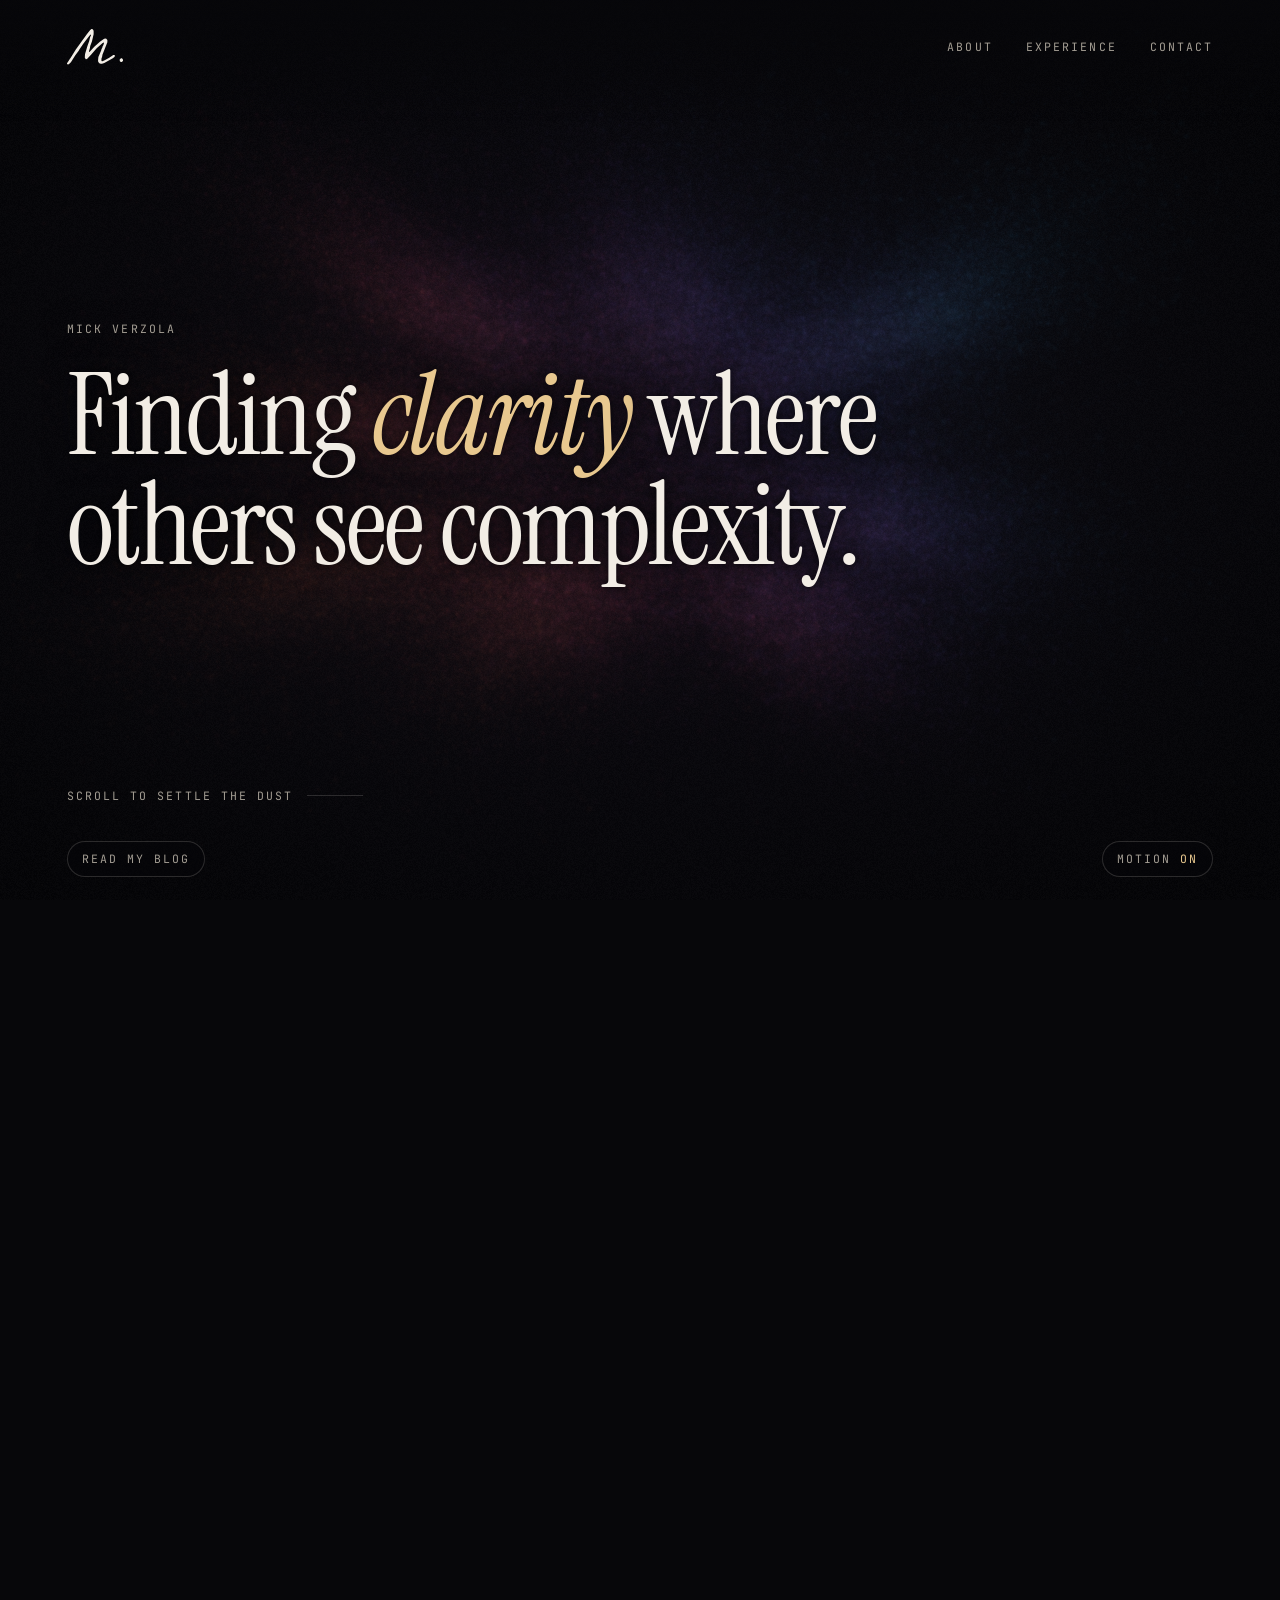
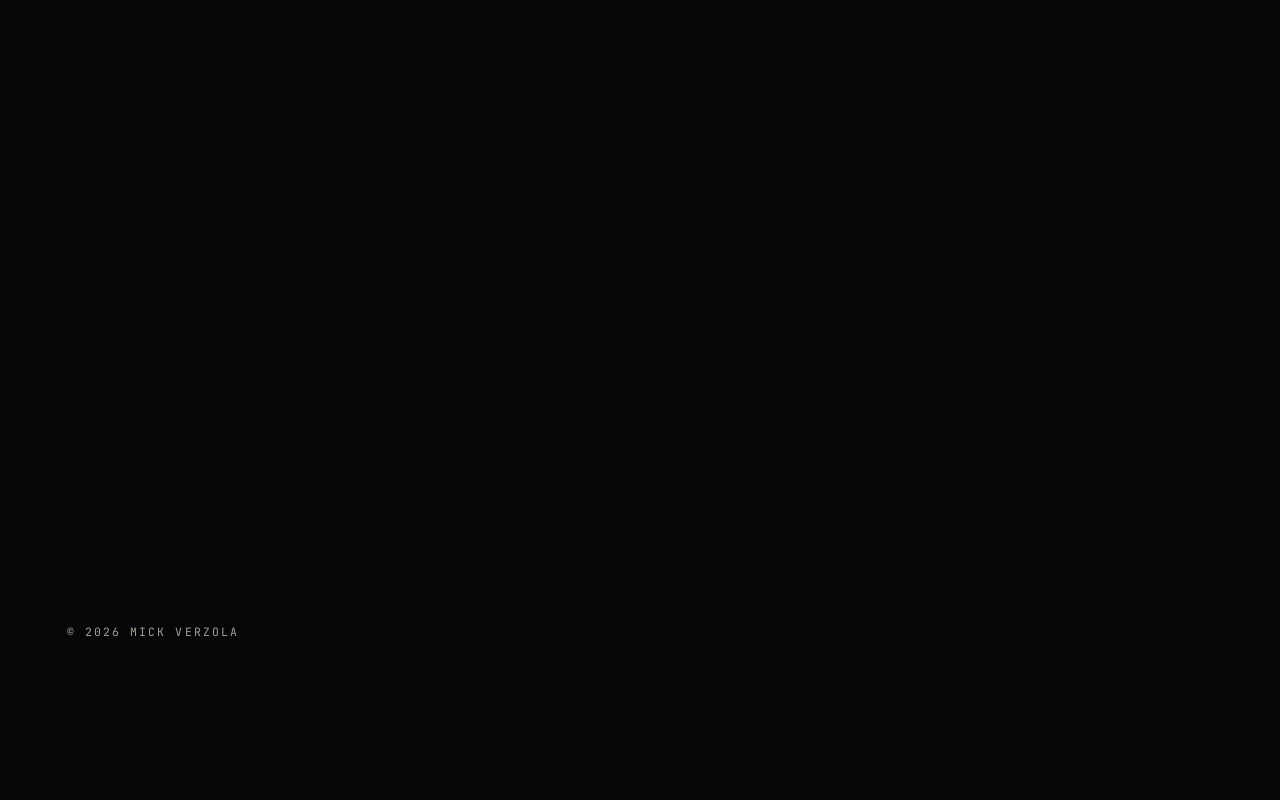
<file: index.html>
<!doctype html>
<html lang="en">
<head>
<meta charset="utf-8">
<meta name="viewport" content="width=device-width, initial-scale=1, viewport-fit=cover">
<title>Mick Verzola</title>
<meta name="description" content="Mick Verzola. Finding clarity where others see complexity.">
<meta name="theme-color" content="#07070a">
<meta name="color-scheme" content="dark">
<link rel="canonical" href="https://www.mickverzola.com/">
<meta property="og:type" content="website">
<meta property="og:title" content="Mick Verzola">
<meta property="og:description" content="Finding clarity where others see complexity.">
<meta property="og:url" content="https://www.mickverzola.com/">
<meta property="og:image" content="https://www.mickverzola.com/images/og.jpg">
<meta property="og:image:width" content="1200">
<meta property="og:image:height" content="630">
<meta name="twitter:card" content="summary_large_image">
<link rel="icon" type="image/svg+xml" href="favicon.svg">
<link rel="preconnect" href="https://fonts.googleapis.com">
<link rel="preconnect" href="https://fonts.gstatic.com" crossorigin>
<link href="https://fonts.googleapis.com/css2?family=Instrument+Serif:ital@0;1&family=JetBrains+Mono:wght@400;500&display=swap" rel="stylesheet">
<link rel="stylesheet" href="styles.css">
<!-- Use the scene layout from the first paint when the dust can run, so the page does not jump. -->
<script>if (window.WebGL2RenderingContext && !/[?&]still/.test(location.search)) document.documentElement.classList.add('fx');</script>
<script type="module" src="main.js"></script>
</head>
<body>

<!-- The M mark, traced from the original. Defined once; reused by the header, the
     no-motion layout, and sampled by main.js as a target shape for the dust. -->
<svg class="defs" width="0" height="0" aria-hidden="true" focusable="false">
  <symbol id="m" viewBox="79 74 332 211">
    <path d="M 361.0 229.0 L 359.0 227.0 L 352.0 227.0 L 328.0 244.0 L 301.0 259.0 L 288.0 264.0 L 285.0 264.0 L 282.0 261.0 L 282.0 249.0 L 286.0 238.0 L 288.0 226.0 L 317.0 152.0 L 317.0 139.0 L 309.0 130.0 L 298.0 131.0 L 273.0 149.0 L 240.0 178.0 L 213.0 208.0 L 210.0 209.0 L 208.0 207.0 L 214.0 187.0 L 216.0 174.0 L 226.0 147.0 L 236.0 105.0 L 236.0 86.0 L 234.0 80.0 L 228.0 74.0 L 223.0 74.0 L 216.0 80.0 L 197.0 103.0 L 131.0 195.0 L 99.0 247.0 L 95.0 251.0 L 93.0 256.0 L 79.0 276.0 L 79.0 281.0 L 83.0 284.0 L 88.0 284.0 L 102.0 270.0 L 128.0 229.0 L 149.0 201.0 L 151.0 196.0 L 176.0 160.0 L 210.0 115.0 L 218.0 107.0 L 221.0 110.0 L 215.0 123.0 L 210.0 145.0 L 199.0 175.0 L 185.0 223.0 L 184.0 244.0 L 190.0 252.0 L 197.0 251.0 L 222.0 225.0 L 254.0 188.0 L 289.0 156.0 L 295.0 153.0 L 297.0 155.0 L 297.0 158.0 L 293.0 170.0 L 288.0 179.0 L 287.0 185.0 L 282.0 194.0 L 281.0 200.0 L 264.0 239.0 L 262.0 260.0 L 263.0 267.0 L 267.0 273.0 L 272.0 277.0 L 279.0 279.0 L 285.0 279.0 L 299.0 275.0 L 349.0 246.0 L 360.0 237.0 Z"/>
    <path d="M 398.0 246.0 L 390.0 253.0 L 390.0 263.0 L 396.0 269.0 L 402.0 269.0 L 409.0 262.0 L 410.0 254.0 L 403.0 247.0 Z"/>
  </symbol>
</svg>

<a class="skip" href="#about">Skip to content</a>

<canvas id="field" aria-hidden="true"></canvas>

<header class="bar">
  <a class="logo" href="#top" aria-label="Mick Verzola, back to top">
    <svg viewBox="0 0 332 211" aria-hidden="true" focusable="false"><use href="#m"/></svg>
  </a>
  <nav aria-label="Sections">
    <a href="#about">About</a>
    <a href="#experience">Experience</a>
    <a href="#contact">Contact</a>
  </nav>
</header>

<main id="top">

  <section class="scene scene-intro" data-scene="intro">
    <div class="copy">
      <h1 class="label">Mick Verzola</h1>
      <p class="tagline"><span>Finding</span> <span><em>clarity</em></span> <span>where</span> <span>others</span> <span>see</span> <span>complexity.</span></p>
    </div>
    <p class="cue" aria-hidden="true"><span>Scroll to settle the dust</span><i></i></p>
  </section>

  <section class="scene scene-mark" data-scene="mark">
    <svg class="static-only big-mark" viewBox="0 0 332 211" aria-hidden="true" focusable="false"><use href="#m"/></svg>
    <div class="copy">
      <p class="lede">I enjoy understanding how things work, and helping others find the path forward.</p>
    </div>
  </section>

  <section class="scene scene-about" id="about" data-scene="about">
    <img class="portrait" src="images/portrait-800.jpg"
         srcset="images/portrait-640.jpg 640w, images/portrait-800.jpg 800w, images/portrait-1024.jpg 1024w, images/portrait-1280.jpg 1280w"
         sizes="(max-aspect-ratio: 9/10) 92vw, 44vw" width="800" height="600" decoding="async"
         alt="Mick Verzola in a cap and sunglasses, smiling outdoors under a tree">
    <div class="copy">
      <p class="label">About</p>
      <h2>I solve problems nobody asked me to.</h2>
      <p>Hello, I’m Mick. When something bugs me for long enough, I build my way out of it. Here are three times that got out of hand.</p>
    </div>
  </section>

  <section class="scene scene-problems" data-scene="problems">
    <div class="copy">
      <p class="label">In my own time</p>
      <ol class="problems">
        <li>
          <h3>Magic: The Gathering singles in the Philippines are sold all over the place.</h3>
          <p>So I built a consignment store for them, <a class="text-link" href="https://wahcollectibles.com" target="_blank" rel="noopener">wahcollectibles.com</a>. Platforms like Shopify and WooCommerce can’t support that model, so it is built from scratch.</p>
        </li>
        <li>
          <h3>Then the store needed a way to price effectively.</h3>
          <p>So I built Gitaxian Probe. It reads the local market and works out prices from real supply and demand. It’s private, nobody shows a winning hand <span class="wink">;)</span></p>
        </li>
        <li>
          <h3>At my last job, AI tokens felt unlimited. At home, they come with a bill.</h3>
          <p>So I rounded up the hardware I had lying around and turned it into a micro AI cluster: three consumer machines doing their best impression of a data center. It doesn’t charge by the token.</p>
        </li>
      </ol>
    </div>
  </section>

  <section class="scene scene-year" id="experience" data-scene="y2024">
    <div class="copy">
      <p class="label">Experience <span aria-hidden="true">· 1 / 3</span></p>
      <p class="static-only big-year" aria-hidden="true">2024</p>
      <h2>Netflix</h2>
      <p class="range">2024 – 2026</p>
      <p>Led a team focused on access for production partners.</p>
    </div>
  </section>

  <section class="scene scene-year" data-scene="y2023">
    <div class="copy">
      <p class="label">Experience <span aria-hidden="true">· 2 / 3</span></p>
      <p class="static-only big-year" aria-hidden="true">2023</p>
      <h2>Astreya</h2>
      <p class="range">2023 – 2024</p>
      <p>Led global, 24/7 end-user support.</p>
    </div>
  </section>

  <section class="scene scene-year" data-scene="y2018">
    <div class="copy">
      <p class="label">Experience <span aria-hidden="true">· 3 / 3</span></p>
      <p class="static-only big-year" aria-hidden="true">2018</p>
      <h2>SolarWinds</h2>
      <p class="range">2018 – 2023</p>
      <p>Led IT service delivery across APAC.</p>
    </div>
  </section>

  <section class="scene scene-contact" id="contact" data-scene="contact">
    <div class="copy">
      <p class="label">Contact</p>
      <h2>Say hello.</h2>
      <p><a class="email" href="mailto:me@mickverzola.com">me@mickverzola.com</a></p>
      <ul class="links" aria-label="Elsewhere">
        <li><a href="https://linkedin.com/in/allanverzola" target="_blank" rel="noopener">LinkedIn</a></li>
        <li><a href="https://github.com/mickverzola" target="_blank" rel="noopener">GitHub</a></li>
        <li><a href="https://instagram.com/iliekdesu" target="_blank" rel="noopener">Instagram</a></li>
        <li><a href="https://facebook.com/averzola" target="_blank" rel="noopener">Facebook</a></li>
      </ul>
    </div>
    <footer>© 2026 Mick Verzola</footer>
  </section>

</main>

<div class="hud">
  <a class="blog" href="blog/">Read my blog</a>
  <p class="still-note" aria-hidden="true"></p>
  <button class="motion" type="button" aria-pressed="false" hidden>Motion <span>off</span></button>
</div>

</body>
</html>
</file>
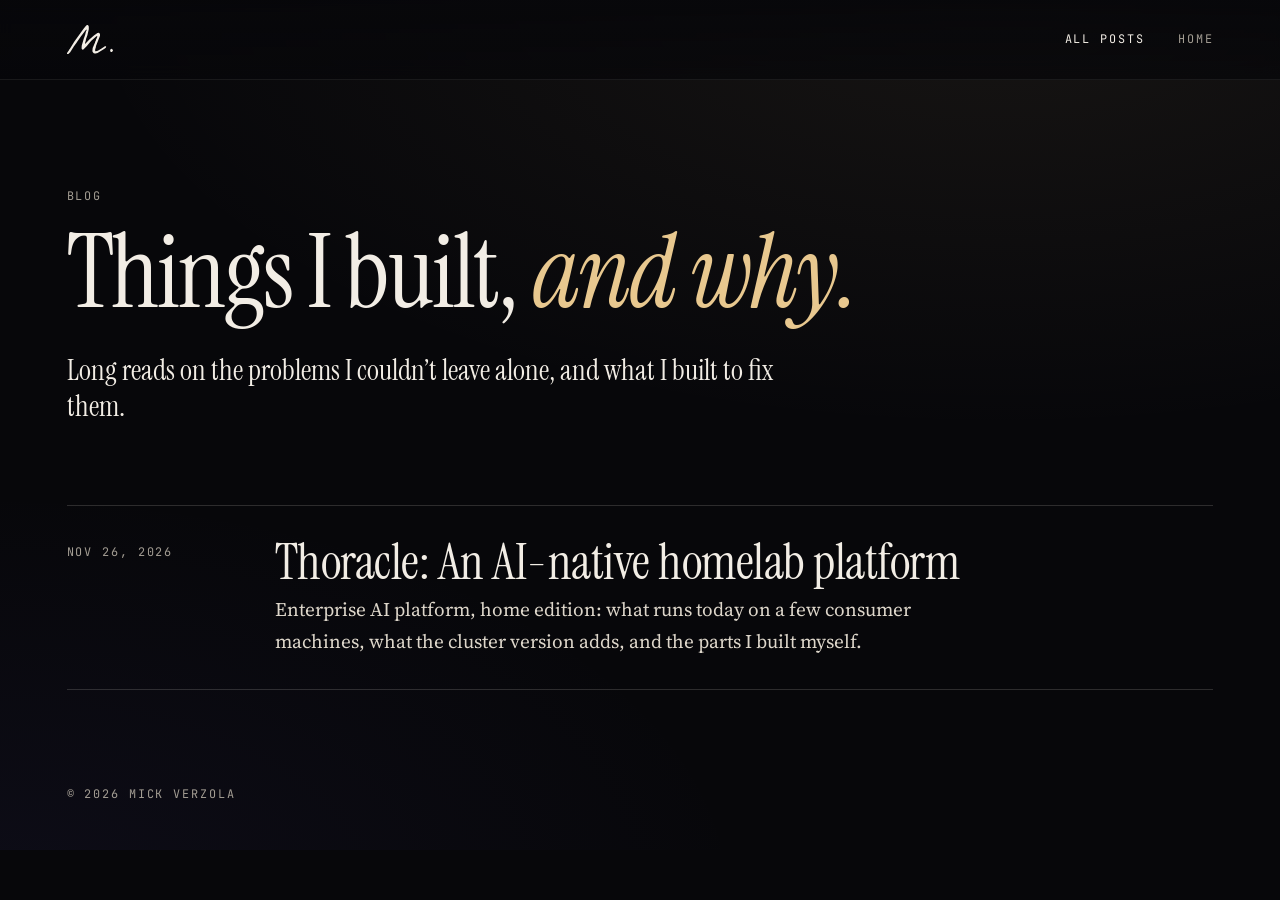
<file: blog/index.html>
<!doctype html>
<html lang="en">
<head>
<meta charset="utf-8">
<meta name="viewport" content="width=device-width, initial-scale=1, viewport-fit=cover">
<title>Blog · Mick Verzola</title>
<meta name="description" content="Long reads from Mick Verzola on the problems he could not leave alone, and what he built to fix them.">
<meta name="theme-color" content="#07070a">
<meta name="color-scheme" content="dark">
<link rel="canonical" href="https://www.mickverzola.com/blog/">
<meta property="og:type" content="website">
<meta property="og:title" content="Blog · Mick Verzola">
<meta property="og:description" content="Long reads on the problems I could not leave alone, and what I built to fix them.">
<meta property="og:url" content="https://www.mickverzola.com/blog/">
<meta property="og:image" content="https://www.mickverzola.com/images/og.jpg">
<meta property="og:image:width" content="1200">
<meta property="og:image:height" content="630">
<meta name="twitter:card" content="summary_large_image">
<link rel="icon" type="image/svg+xml" href="/favicon.svg">
<link rel="preconnect" href="https://fonts.googleapis.com">
<link rel="preconnect" href="https://fonts.gstatic.com" crossorigin>
<link href="https://fonts.googleapis.com/css2?family=Instrument+Serif:ital@0;1&family=JetBrains+Mono:wght@400;500&family=Source+Serif+4:ital,opsz,wght@0,8..60,400;0,8..60,600;1,8..60,400&display=swap" rel="stylesheet">
<link rel="stylesheet" href="/blog/blog.css">
</head>
<body>

<svg class="defs" width="0" height="0" aria-hidden="true" focusable="false">
  <symbol id="m" viewBox="79 74 332 211">
    <path d="M 361.0 229.0 L 359.0 227.0 L 352.0 227.0 L 328.0 244.0 L 301.0 259.0 L 288.0 264.0 L 285.0 264.0 L 282.0 261.0 L 282.0 249.0 L 286.0 238.0 L 288.0 226.0 L 317.0 152.0 L 317.0 139.0 L 309.0 130.0 L 298.0 131.0 L 273.0 149.0 L 240.0 178.0 L 213.0 208.0 L 210.0 209.0 L 208.0 207.0 L 214.0 187.0 L 216.0 174.0 L 226.0 147.0 L 236.0 105.0 L 236.0 86.0 L 234.0 80.0 L 228.0 74.0 L 223.0 74.0 L 216.0 80.0 L 197.0 103.0 L 131.0 195.0 L 99.0 247.0 L 95.0 251.0 L 93.0 256.0 L 79.0 276.0 L 79.0 281.0 L 83.0 284.0 L 88.0 284.0 L 102.0 270.0 L 128.0 229.0 L 149.0 201.0 L 151.0 196.0 L 176.0 160.0 L 210.0 115.0 L 218.0 107.0 L 221.0 110.0 L 215.0 123.0 L 210.0 145.0 L 199.0 175.0 L 185.0 223.0 L 184.0 244.0 L 190.0 252.0 L 197.0 251.0 L 222.0 225.0 L 254.0 188.0 L 289.0 156.0 L 295.0 153.0 L 297.0 155.0 L 297.0 158.0 L 293.0 170.0 L 288.0 179.0 L 287.0 185.0 L 282.0 194.0 L 281.0 200.0 L 264.0 239.0 L 262.0 260.0 L 263.0 267.0 L 267.0 273.0 L 272.0 277.0 L 279.0 279.0 L 285.0 279.0 L 299.0 275.0 L 349.0 246.0 L 360.0 237.0 Z"/>
    <path d="M 398.0 246.0 L 390.0 253.0 L 390.0 263.0 L 396.0 269.0 L 402.0 269.0 L 409.0 262.0 L 410.0 254.0 L 403.0 247.0 Z"/>
  </symbol>
</svg>

<a class="skip" href="#posts">Skip to the posts</a>

<header class="bar">
  <a class="logo" href="/" aria-label="Mick Verzola, home">
    <svg viewBox="0 0 332 211" aria-hidden="true" focusable="false"><use href="#m"/></svg>
  </a>
  <nav aria-label="Blog">
    <a href="/blog/" aria-current="page">All posts</a>
    <a href="/">Home</a>
  </nav>
</header>

<main class="blog-home">
  <p class="label">Blog</p>
  <h1>Things I built, <em>and why.</em></h1>
  <p class="intro">Long reads on the problems I couldn’t leave alone, and what I built to fix them.</p>

  <!-- Newest first. To add a post, copy the <li> below, put it at the top, and change
       the link, the date (twice) and the words. See "Add a blog post" in README.md. -->
  <ol class="posts" id="posts">
    <li>
      <a href="/blog/thoracle-ai-native-homelab/">
        <time datetime="2026-11-26">Nov 26, 2026</time>
        <h2>Thoracle: An AI-native homelab platform</h2>
        <p>Enterprise AI platform, home edition: what runs today on a few consumer machines, what the cluster version adds, and the parts I built myself.</p>
      </a>
    </li>
  </ol>
</main>

<footer>© 2026 Mick Verzola</footer>

</body>
</html>
</file>
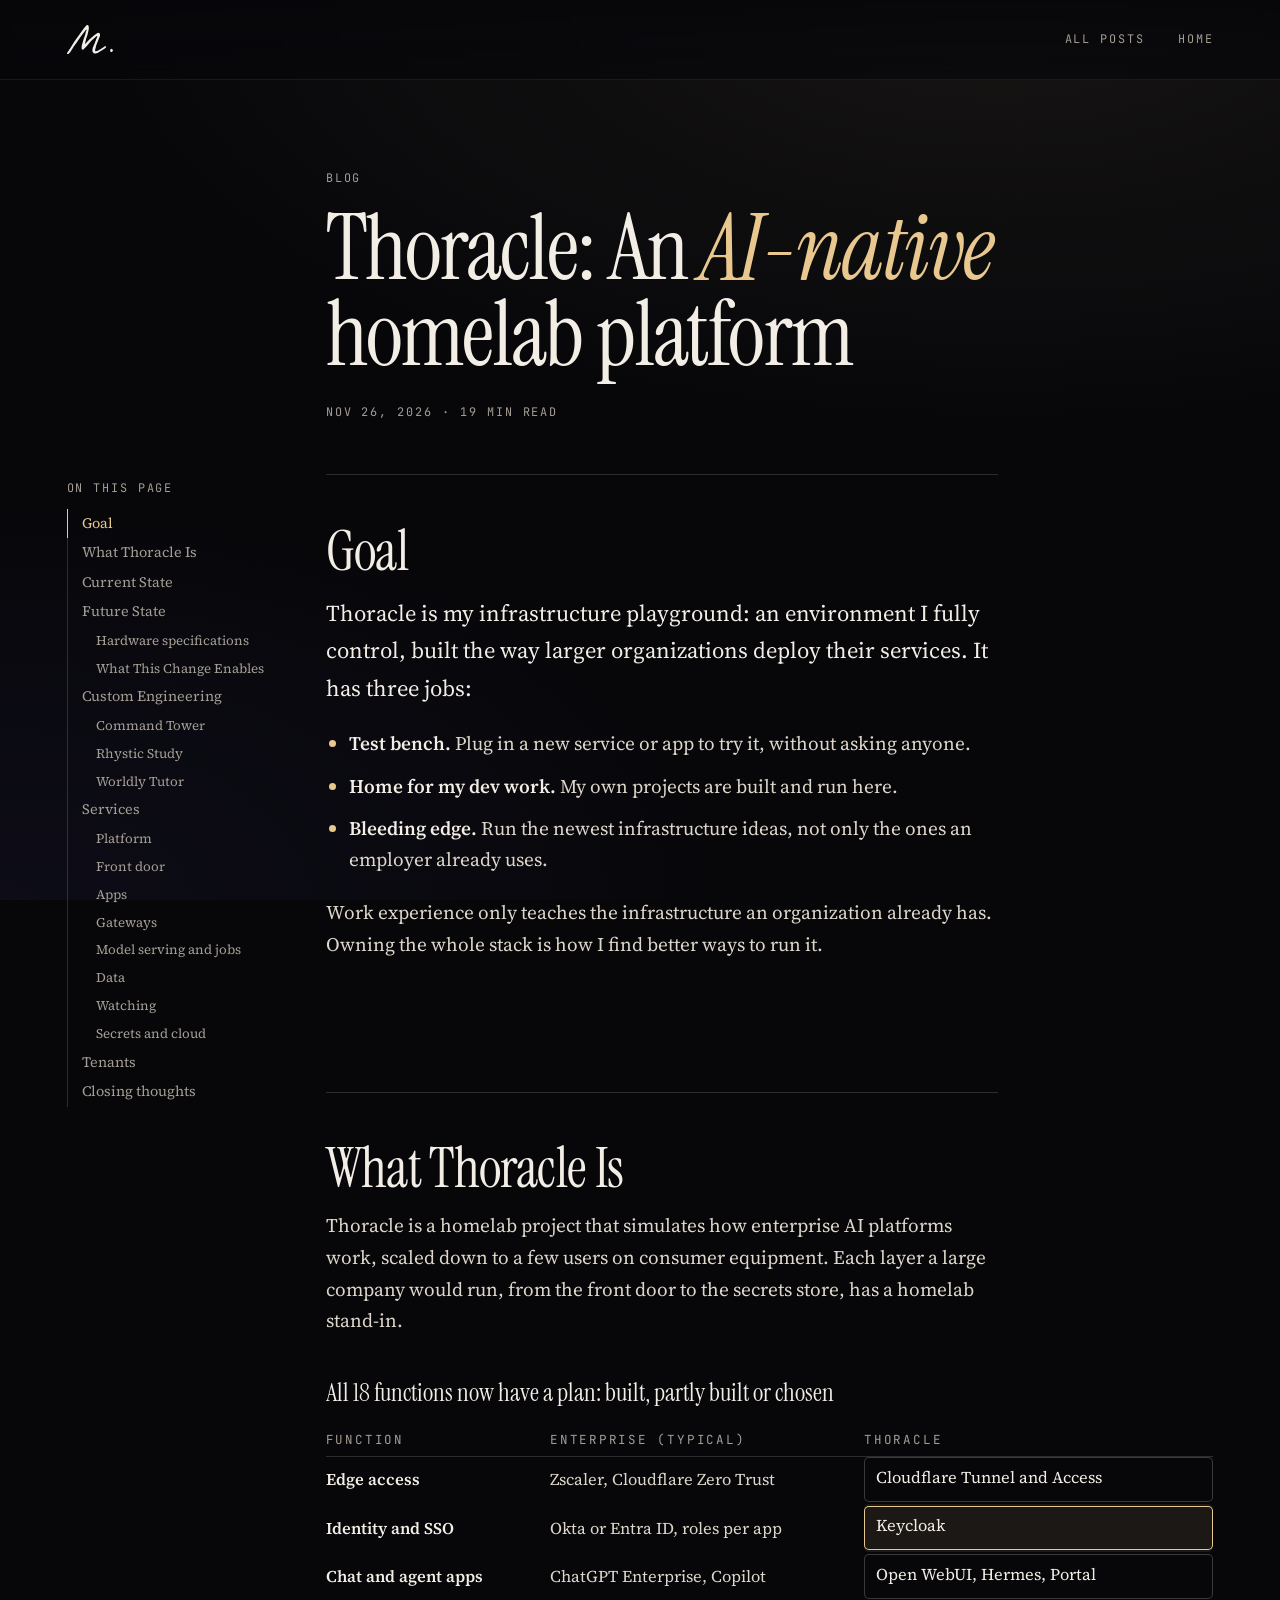
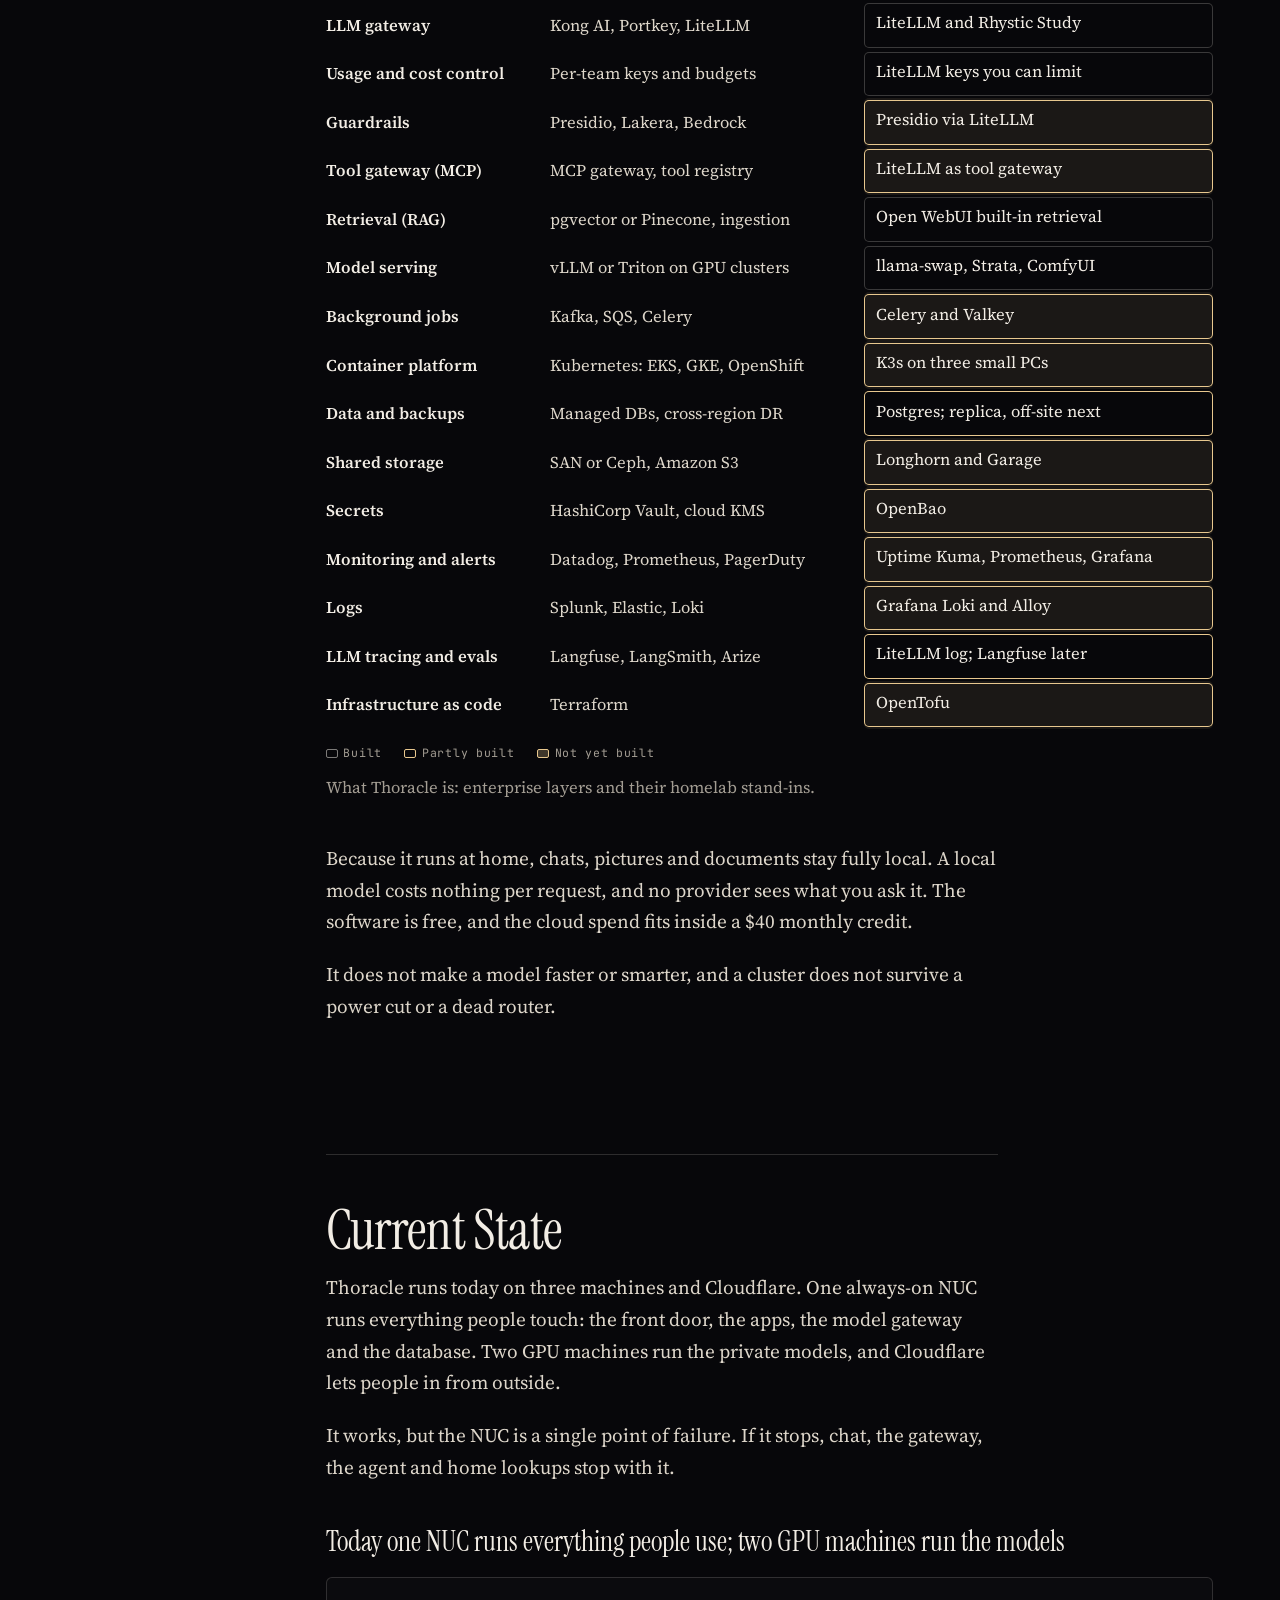
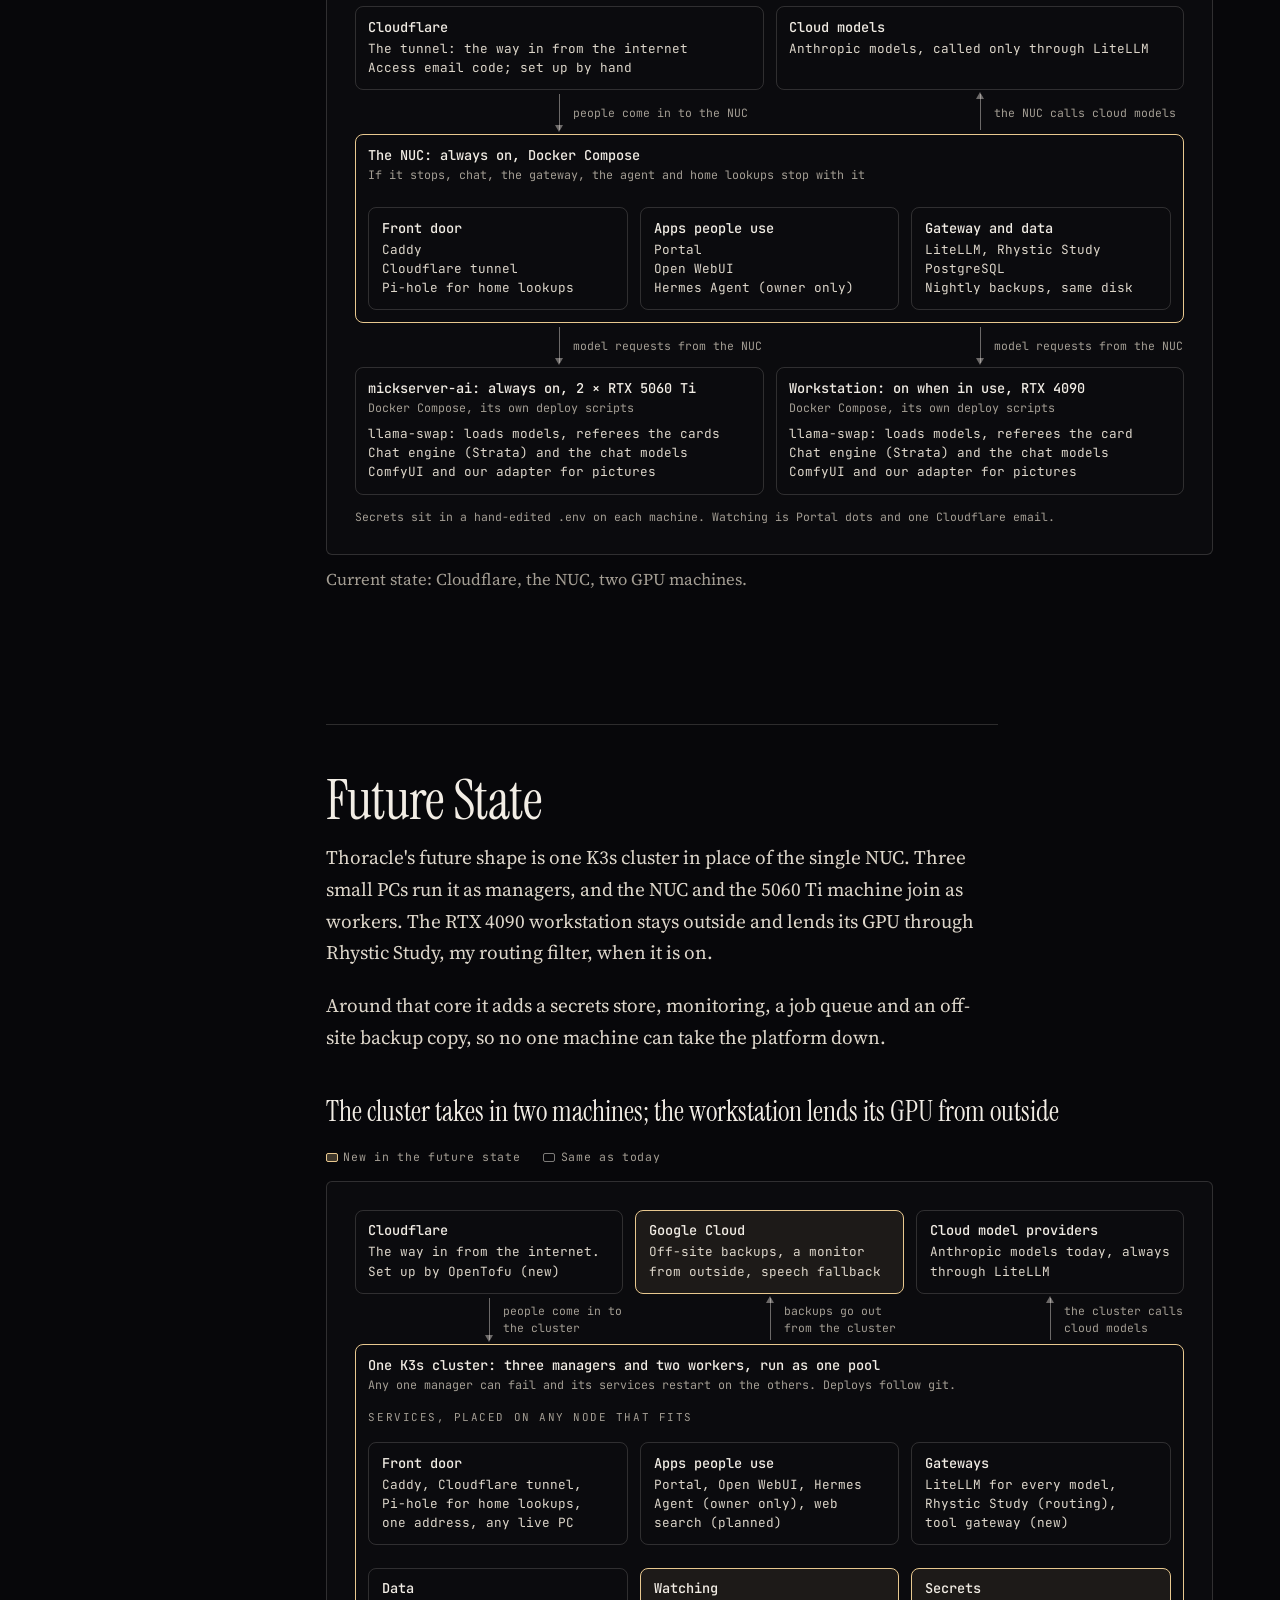
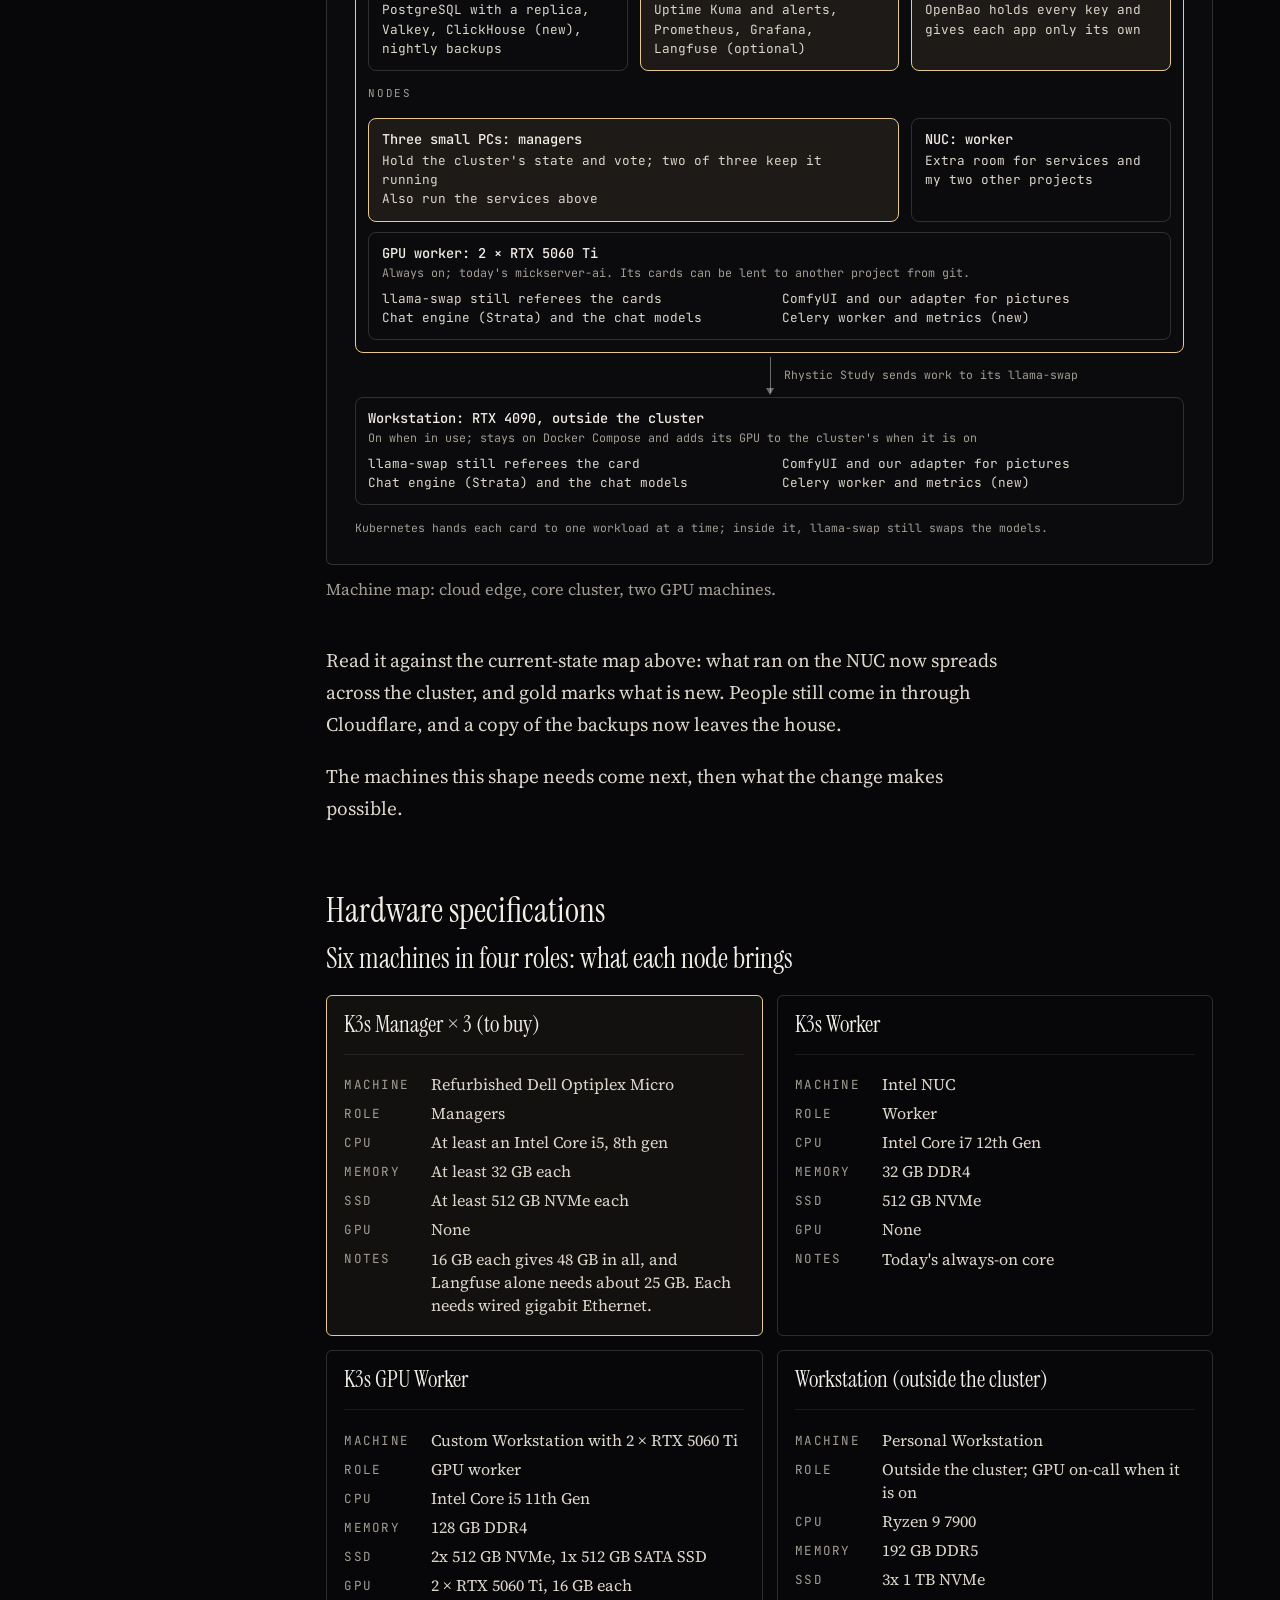
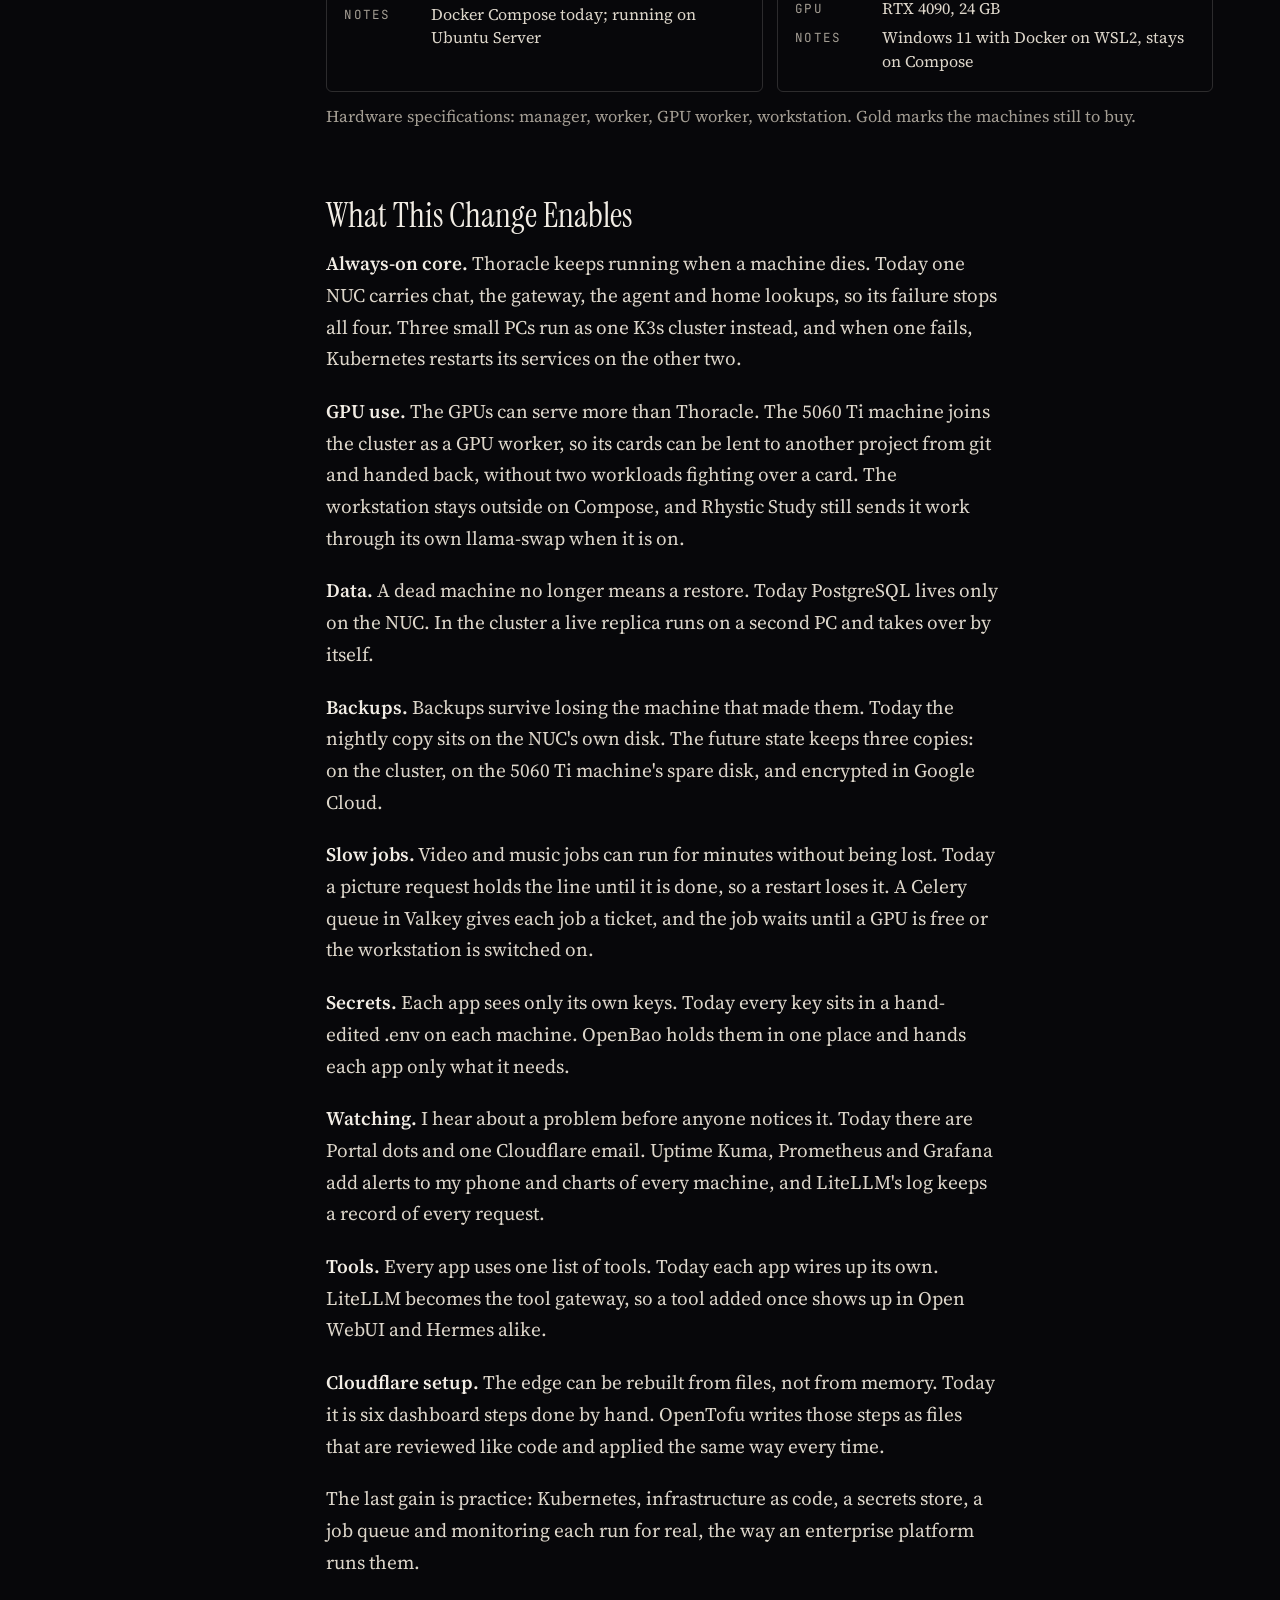
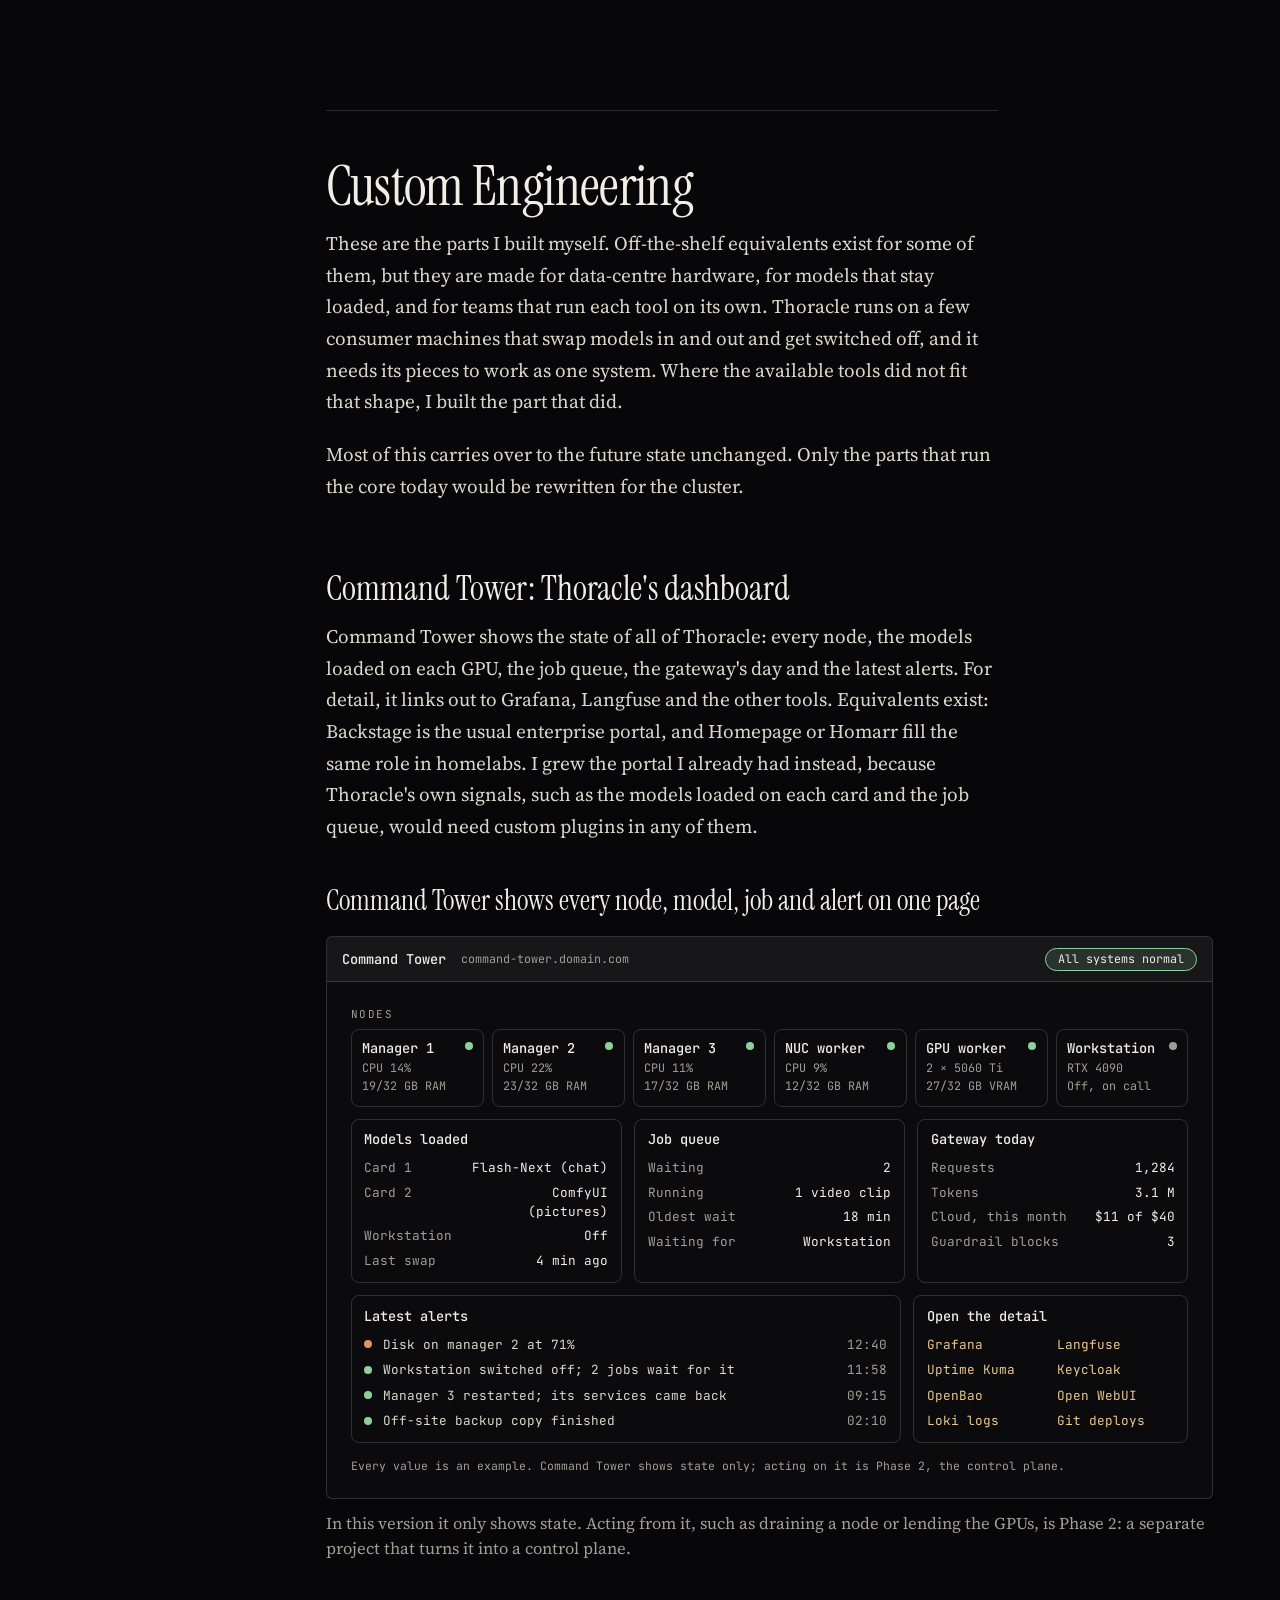
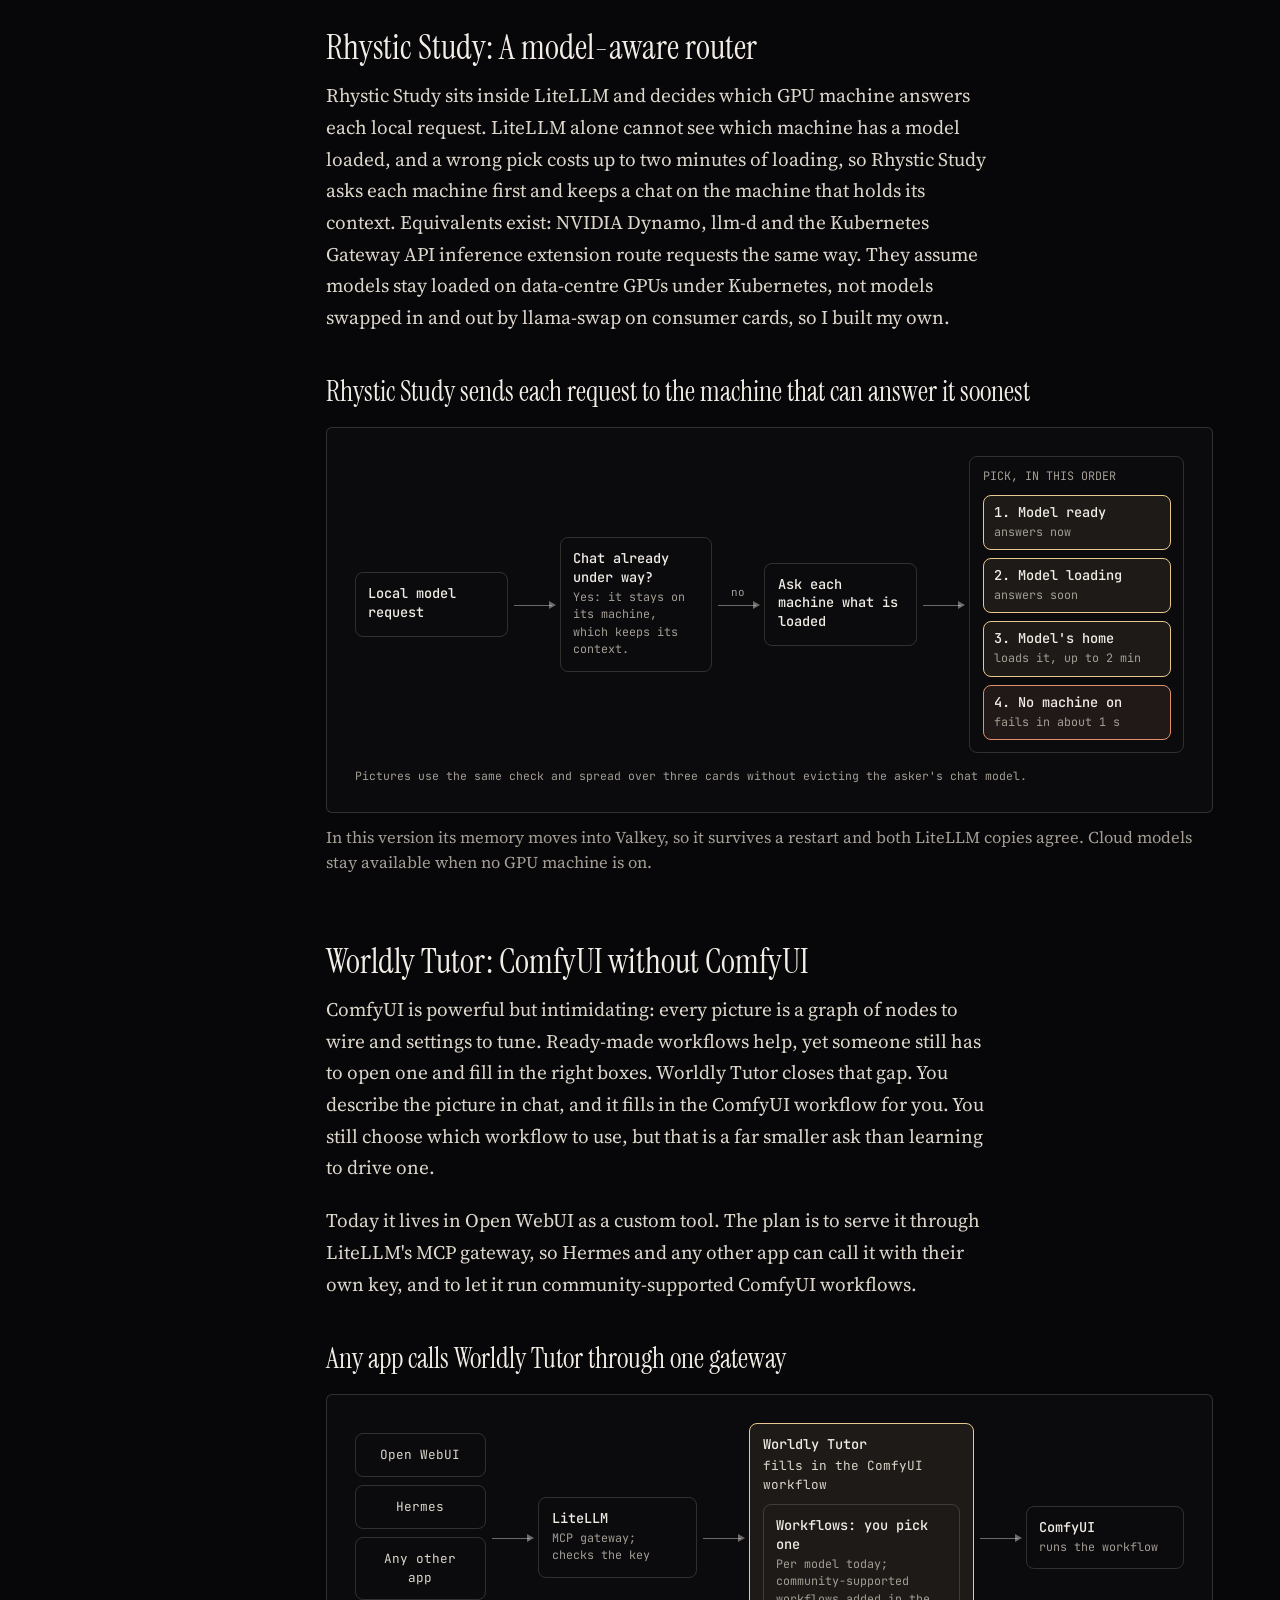
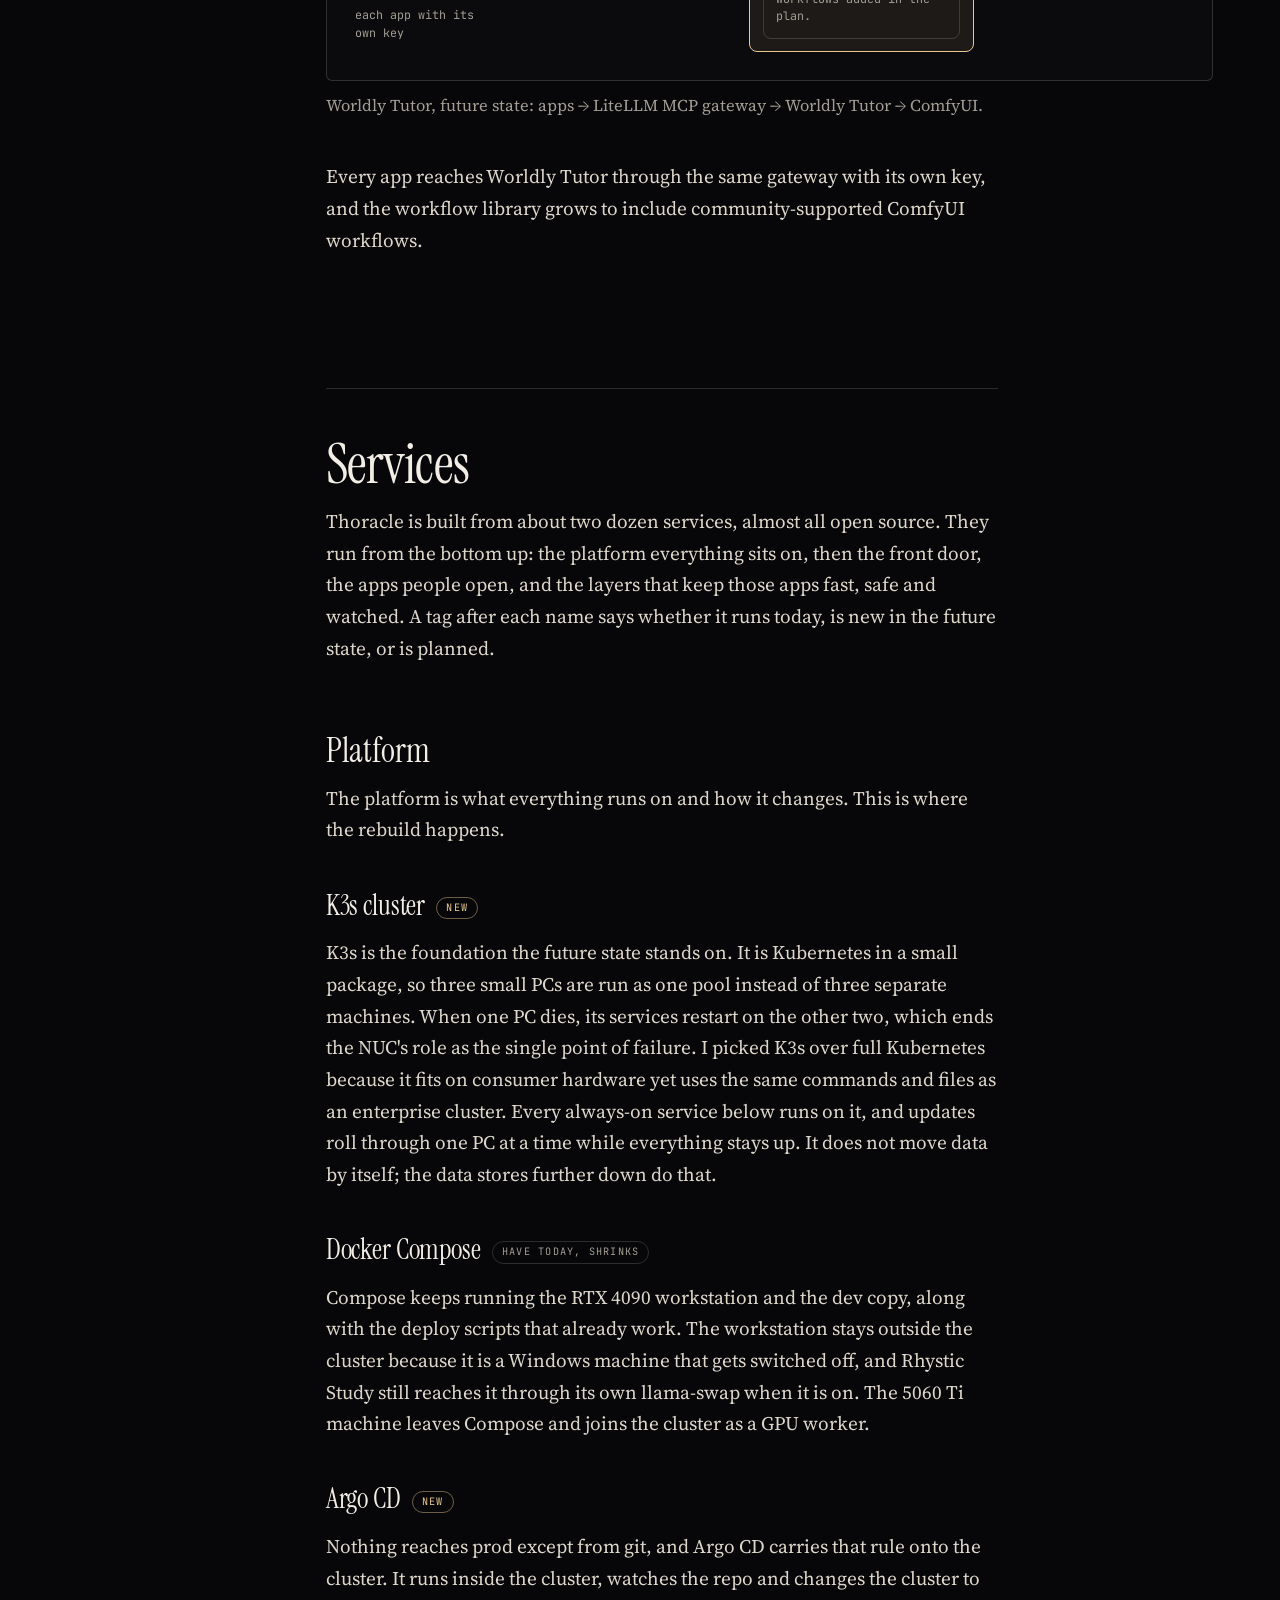
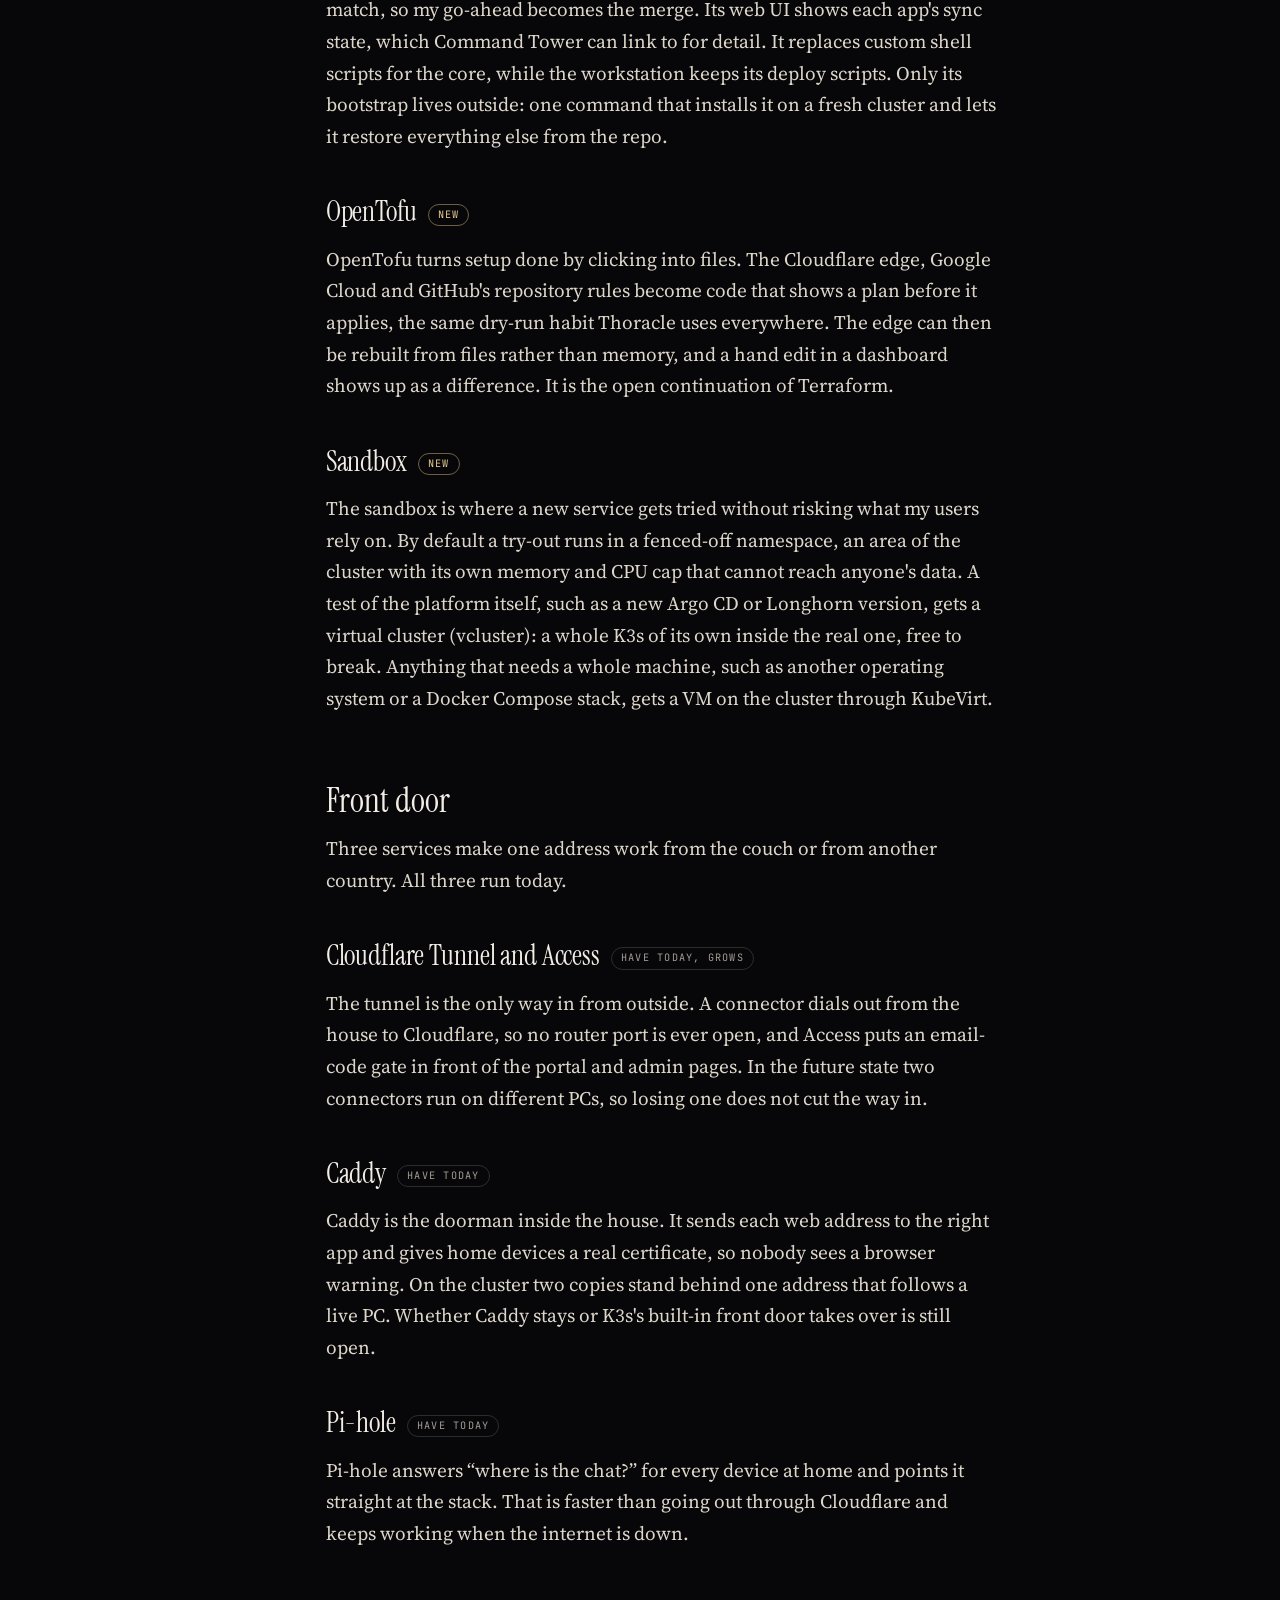
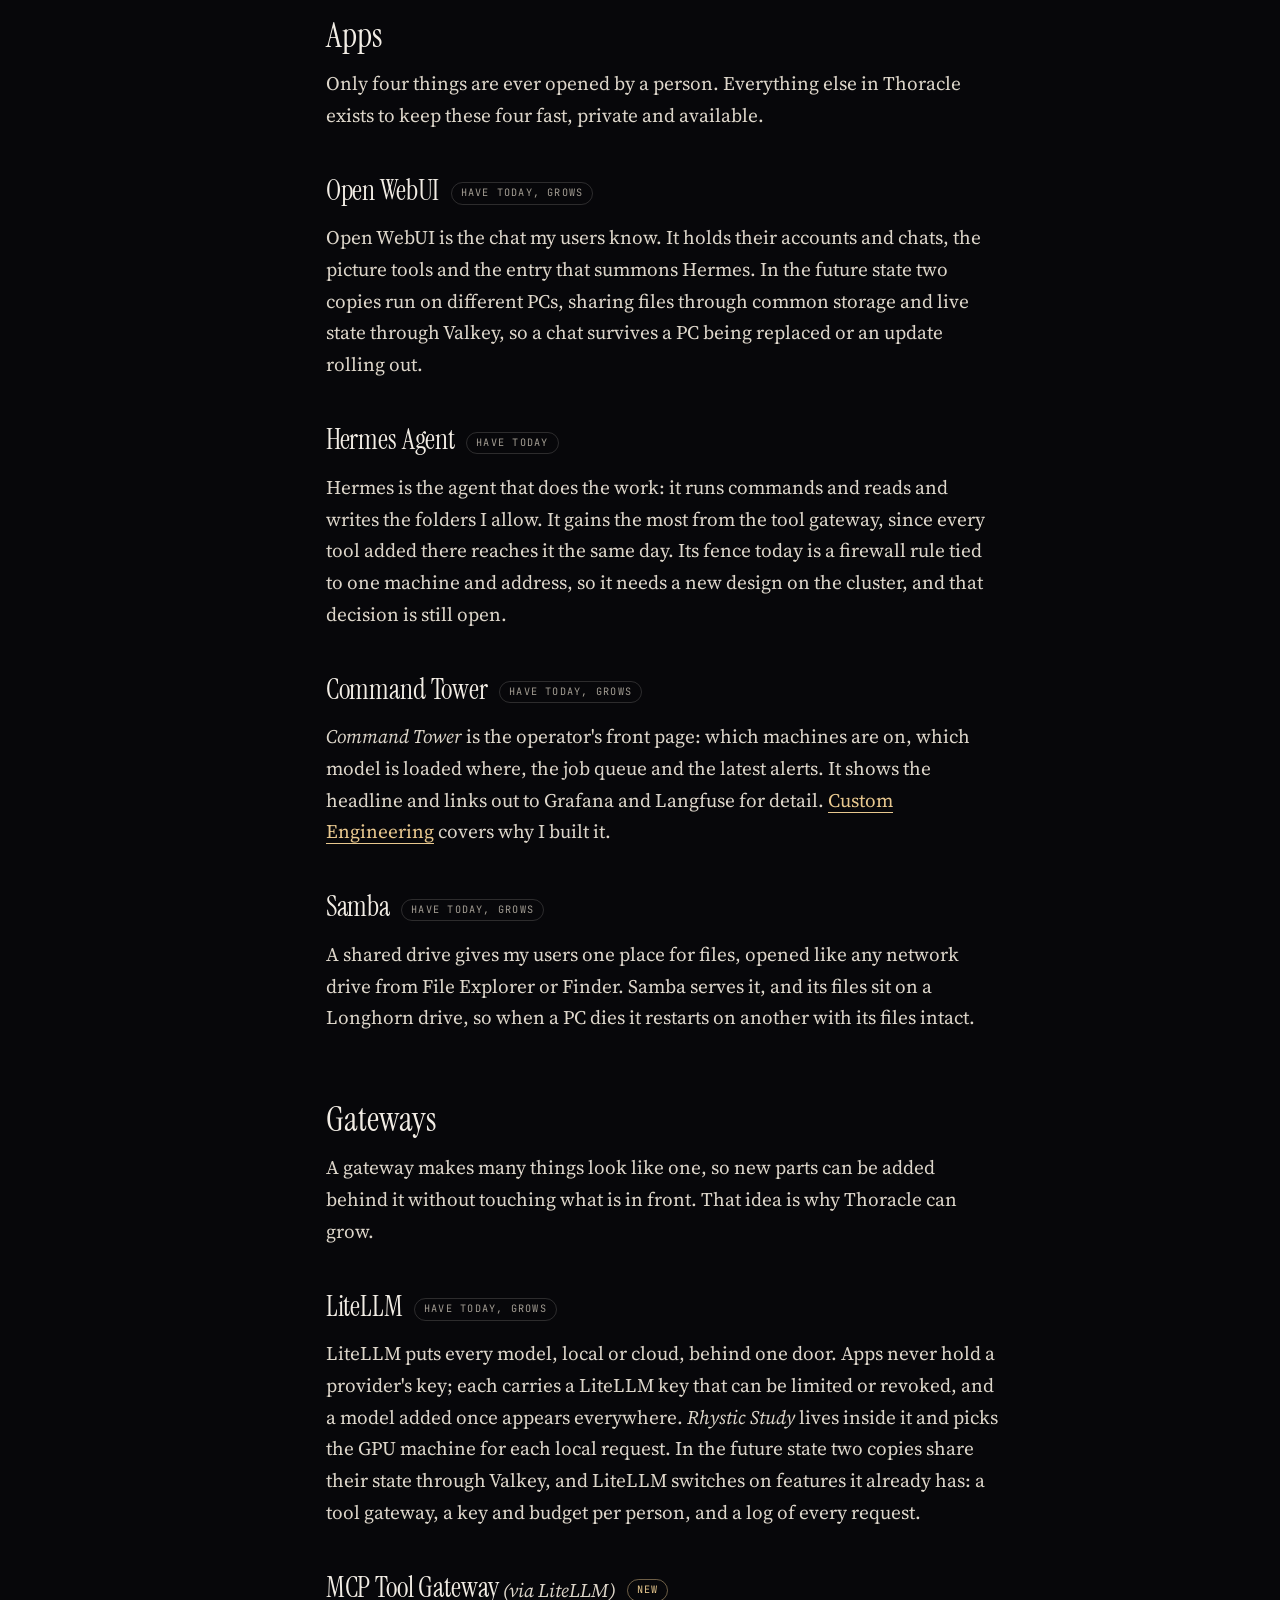
<file: blog/thoracle-ai-native-homelab/index.html>
<!doctype html>
<html lang="en">
<head>
<meta charset="utf-8">
<meta name="viewport" content="width=device-width, initial-scale=1, viewport-fit=cover">
<title>Thoracle: An AI-native homelab platform · Mick Verzola</title>
<meta name="description" content="Enterprise AI platform, home edition: what runs today on a few consumer machines, what the cluster version adds, and the parts I built myself.">
<meta name="theme-color" content="#07070a">
<meta name="color-scheme" content="dark">
<link rel="canonical" href="https://www.mickverzola.com/blog/thoracle-ai-native-homelab/">
<meta property="og:type" content="article">
<meta property="og:title" content="Thoracle: An AI-native homelab platform">
<meta property="og:description" content="Enterprise AI platform, home edition: what runs today, what the cluster version adds, and the parts I built myself.">
<meta property="og:url" content="https://www.mickverzola.com/blog/thoracle-ai-native-homelab/">
<meta property="og:image" content="https://www.mickverzola.com/images/og.jpg">
<meta property="og:image:width" content="1200">
<meta property="og:image:height" content="630">
<meta property="article:published_time" content="2026-11-26">
<meta name="twitter:card" content="summary_large_image">
<link rel="icon" type="image/svg+xml" href="/favicon.svg">
<link rel="preconnect" href="https://fonts.googleapis.com">
<link rel="preconnect" href="https://fonts.gstatic.com" crossorigin>
<link href="https://fonts.googleapis.com/css2?family=Instrument+Serif:ital@0;1&family=JetBrains+Mono:wght@400;500&family=Source+Serif+4:ital,opsz,wght@0,8..60,400;0,8..60,600;1,8..60,400&display=swap" rel="stylesheet">
<link rel="stylesheet" href="/blog/blog.css">
<script type="module" src="/blog/blog.js"></script>
</head>
<body>

<svg class="defs" width="0" height="0" aria-hidden="true" focusable="false">
  <symbol id="m" viewBox="79 74 332 211">
    <path d="M 361.0 229.0 L 359.0 227.0 L 352.0 227.0 L 328.0 244.0 L 301.0 259.0 L 288.0 264.0 L 285.0 264.0 L 282.0 261.0 L 282.0 249.0 L 286.0 238.0 L 288.0 226.0 L 317.0 152.0 L 317.0 139.0 L 309.0 130.0 L 298.0 131.0 L 273.0 149.0 L 240.0 178.0 L 213.0 208.0 L 210.0 209.0 L 208.0 207.0 L 214.0 187.0 L 216.0 174.0 L 226.0 147.0 L 236.0 105.0 L 236.0 86.0 L 234.0 80.0 L 228.0 74.0 L 223.0 74.0 L 216.0 80.0 L 197.0 103.0 L 131.0 195.0 L 99.0 247.0 L 95.0 251.0 L 93.0 256.0 L 79.0 276.0 L 79.0 281.0 L 83.0 284.0 L 88.0 284.0 L 102.0 270.0 L 128.0 229.0 L 149.0 201.0 L 151.0 196.0 L 176.0 160.0 L 210.0 115.0 L 218.0 107.0 L 221.0 110.0 L 215.0 123.0 L 210.0 145.0 L 199.0 175.0 L 185.0 223.0 L 184.0 244.0 L 190.0 252.0 L 197.0 251.0 L 222.0 225.0 L 254.0 188.0 L 289.0 156.0 L 295.0 153.0 L 297.0 155.0 L 297.0 158.0 L 293.0 170.0 L 288.0 179.0 L 287.0 185.0 L 282.0 194.0 L 281.0 200.0 L 264.0 239.0 L 262.0 260.0 L 263.0 267.0 L 267.0 273.0 L 272.0 277.0 L 279.0 279.0 L 285.0 279.0 L 299.0 275.0 L 349.0 246.0 L 360.0 237.0 Z"/>
    <path d="M 398.0 246.0 L 390.0 253.0 L 390.0 263.0 L 396.0 269.0 L 402.0 269.0 L 409.0 262.0 L 410.0 254.0 L 403.0 247.0 Z"/>
  </symbol>
</svg>

<a class="skip" href="#post">Skip to the post</a>

<header class="bar">
  <a class="logo" href="/" aria-label="Mick Verzola, home">
    <svg viewBox="0 0 332 211" aria-hidden="true" focusable="false"><use href="#m"/></svg>
  </a>
  <nav aria-label="Blog">
    <a href="/blog/">All posts</a>
    <a href="/">Home</a>
  </nav>
</header>

<main id="post">
<article>

<header class="post-head">
  <p class="label">Blog</p>
  <h1>Thoracle: An <em>AI-native</em> homelab platform</h1>
  <p class="meta"><span><time datetime="2026-11-26">Nov 26, 2026</time></span><span>19 min read</span></p>
</header>

<div class="post-layout">

<nav class="toc" aria-label="On this page" hidden>
  <details open>
    <summary>On this page <span class="toc-current"></span></summary>
    <ol></ol>
  </details>
</nav>

<div class="prose">

<h2>Goal</h2>
<p class="lead">Thoracle is my infrastructure playground: an environment I fully control, built the way larger organizations deploy their services. It has three jobs:</p>
<ul>
  <li><strong>Test bench.</strong> Plug in a new service or app to try it, without asking anyone.</li>
  <li><strong>Home for my dev work.</strong> My own projects are built and run here.</li>
  <li><strong>Bleeding edge.</strong> Run the newest infrastructure ideas, not only the ones an employer already uses.</li>
</ul>
<p>Work experience only teaches the infrastructure an organization already has. Owning the whole stack is how I find better ways to run it.</p>

<h2>What Thoracle Is</h2>
<p>Thoracle is a homelab project that simulates how enterprise AI platforms work, scaled down to a few users on consumer equipment. Each layer a large company would run, from the front door to the secrets store, has a homelab stand-in.</p>

<figure class="figure">
  <div class="table-wrap">
  <table class="compare">
    <caption>All 18 functions now have a plan: built, partly built or chosen</caption>
    <thead>
      <tr><th scope="col">Function</th><th scope="col">Enterprise (typical)</th><th scope="col">Thoracle</th></tr>
    </thead>
    <tbody>
      <tr class="built"><th scope="row">Edge access</th><td>Zscaler, Cloudflare Zero Trust</td><td>Cloudflare Tunnel and Access<span class="sr-only"> (built)</span></td></tr>
      <tr class="todo"><th scope="row">Identity and SSO</th><td>Okta or Entra ID, roles per app</td><td>Keycloak<span class="sr-only"> (not yet built)</span></td></tr>
      <tr class="built"><th scope="row">Chat and agent apps</th><td>ChatGPT Enterprise, Copilot</td><td>Open WebUI, Hermes, Portal<span class="sr-only"> (built)</span></td></tr>
      <tr class="built"><th scope="row">LLM gateway</th><td>Kong AI, Portkey, LiteLLM</td><td>LiteLLM and Rhystic Study<span class="sr-only"> (built)</span></td></tr>
      <tr class="built"><th scope="row">Usage and cost control</th><td>Per-team keys and budgets</td><td>LiteLLM keys you can limit<span class="sr-only"> (built)</span></td></tr>
      <tr class="todo"><th scope="row">Guardrails</th><td>Presidio, Lakera, Bedrock</td><td>Presidio via LiteLLM<span class="sr-only"> (not yet built)</span></td></tr>
      <tr class="todo"><th scope="row">Tool gateway (MCP)</th><td>MCP gateway, tool registry</td><td>LiteLLM as tool gateway<span class="sr-only"> (not yet built)</span></td></tr>
      <tr class="built"><th scope="row">Retrieval (RAG)</th><td>pgvector or Pinecone, ingestion</td><td>Open WebUI built-in retrieval<span class="sr-only"> (built)</span></td></tr>
      <tr class="built"><th scope="row">Model serving</th><td>vLLM or Triton on GPU clusters</td><td>llama-swap, Strata, ComfyUI<span class="sr-only"> (built)</span></td></tr>
      <tr class="todo"><th scope="row">Background jobs</th><td>Kafka, SQS, Celery</td><td>Celery and Valkey<span class="sr-only"> (not yet built)</span></td></tr>
      <tr class="todo"><th scope="row">Container platform</th><td>Kubernetes: EKS, GKE, OpenShift</td><td>K3s on three small PCs<span class="sr-only"> (not yet built)</span></td></tr>
      <tr class="part"><th scope="row">Data and backups</th><td>Managed DBs, cross-region DR</td><td>Postgres; replica, off-site next<span class="sr-only"> (partly built)</span></td></tr>
      <tr class="todo"><th scope="row">Shared storage</th><td>SAN or Ceph, Amazon S3</td><td>Longhorn and Garage<span class="sr-only"> (not yet built)</span></td></tr>
      <tr class="todo"><th scope="row">Secrets</th><td>HashiCorp Vault, cloud KMS</td><td>OpenBao<span class="sr-only"> (not yet built)</span></td></tr>
      <tr class="todo"><th scope="row">Monitoring and alerts</th><td>Datadog, Prometheus, PagerDuty</td><td>Uptime Kuma, Prometheus, Grafana<span class="sr-only"> (not yet built)</span></td></tr>
      <tr class="todo"><th scope="row">Logs</th><td>Splunk, Elastic, Loki</td><td>Grafana Loki and Alloy<span class="sr-only"> (not yet built)</span></td></tr>
      <tr class="part"><th scope="row">LLM tracing and evals</th><td>Langfuse, LangSmith, Arize</td><td>LiteLLM log; Langfuse later<span class="sr-only"> (partly built)</span></td></tr>
      <tr class="todo"><th scope="row">Infrastructure as code</th><td>Terraform</td><td>OpenTofu<span class="sr-only"> (not yet built)</span></td></tr>
    </tbody>
  </table>
  </div>
  <figcaption>
    <span class="key" aria-hidden="true"><span class="k-built">Built</span><span class="k-part">Partly built</span><span class="k-todo">Not yet built</span></span>
    What Thoracle is: enterprise layers and their homelab stand-ins.
  </figcaption>
</figure>

<p>Because it runs at home, chats, pictures and documents stay fully local. A local model costs nothing per request, and no provider sees what you ask it. The software is free, and the cloud spend fits inside a $40 monthly credit.</p>
<p>It does not make a model faster or smarter, and a cluster does not survive a power cut or a dead router.</p>

<h2>Current State</h2>
<p>Thoracle runs today on three machines and Cloudflare. One always-on NUC runs everything people touch: the front door, the apps, the model gateway and the database. Two GPU machines run the private models, and Cloudflare lets people in from outside.</p>
<p>It works, but the NUC is a single point of failure. If it stops, chat, the gateway, the agent and home lookups stop with it.</p>

<figure class="figure">
  <p class="fig-title">Today one NUC runs everything people use; two GPU machines run the models</p>
  <div class="dg">
    <div class="dg-row" style="--cols:2">
      <div class="dg-cell">
        <div class="dg-box"><span class="dg-name">Cloudflare</span><p>The tunnel: the way in from the internet</p><p>Access email code; set up by hand</p></div>
        <p class="dg-link down">people come in to the NUC</p>
      </div>
      <div class="dg-cell">
        <div class="dg-box"><span class="dg-name">Cloud models</span><p>Anthropic models, called only through LiteLLM</p></div>
        <p class="dg-link up">the NUC calls cloud models</p>
      </div>
    </div>
    <div class="dg-box accent">
      <span class="dg-name">The NUC: always on, Docker Compose</span>
      <span class="dg-sub">If it stops, chat, the gateway, the agent and home lookups stop with it</span>
      <div class="dg-row tight">
        <div class="dg-box"><span class="dg-name">Front door</span><p>Caddy</p><p>Cloudflare tunnel</p><p>Pi-hole for home lookups</p></div>
        <div class="dg-box"><span class="dg-name">Apps people use</span><p>Portal</p><p>Open WebUI</p><p>Hermes Agent (owner only)</p></div>
        <div class="dg-box"><span class="dg-name">Gateway and data</span><p>LiteLLM, Rhystic Study</p><p>PostgreSQL</p><p>Nightly backups, same disk</p></div>
      </div>
    </div>
    <div class="dg-row" style="--cols:2">
      <div class="dg-cell">
        <p class="dg-link down">model requests from the NUC</p>
        <div class="dg-box"><span class="dg-name">mickserver-ai: always on, 2 × RTX 5060 Ti</span><span class="dg-sub">Docker Compose, its own deploy scripts</span><p>llama-swap: loads models, referees the cards</p><p>Chat engine (Strata) and the chat models</p><p>ComfyUI and our adapter for pictures</p></div>
      </div>
      <div class="dg-cell">
        <p class="dg-link down">model requests from the NUC</p>
        <div class="dg-box"><span class="dg-name">Workstation: on when in use, RTX 4090</span><span class="dg-sub">Docker Compose, its own deploy scripts</span><p>llama-swap: loads models, referees the card</p><p>Chat engine (Strata) and the chat models</p><p>ComfyUI and our adapter for pictures</p></div>
      </div>
    </div>
    <p class="dg-note">Secrets sit in a hand-edited .env on each machine. Watching is Portal dots and one Cloudflare email.</p>
  </div>
  <figcaption>Current state: Cloudflare, the NUC, two GPU machines.</figcaption>
</figure>

<h2>Future State</h2>
<p>Thoracle's future shape is one K3s cluster in place of the single NUC. Three small PCs run it as managers, and the NUC and the 5060 Ti machine join as workers. The RTX 4090 workstation stays outside and lends its GPU through Rhystic Study, my routing filter, when it is on.</p>
<p>Around that core it adds a secrets store, monitoring, a job queue and an off-site backup copy, so no one machine can take the platform down.</p>

<figure class="figure">
  <p class="fig-title">The cluster takes in two machines; the workstation lends its GPU from outside</p>
  <p class="key"><span class="k-new">New in the future state</span><span class="k-have">Same as today</span></p>
  <div class="dg">
    <div class="dg-row">
      <div class="dg-cell">
        <div class="dg-box"><span class="dg-name">Cloudflare</span><p>The way in from the internet. Set up by OpenTofu (new)</p></div>
        <p class="dg-link down">people come in to the cluster</p>
      </div>
      <div class="dg-cell">
        <div class="dg-box new"><span class="dg-name">Google Cloud</span><p>Off-site backups, a monitor from outside, speech fallback</p></div>
        <p class="dg-link up">backups go out from the cluster</p>
      </div>
      <div class="dg-cell">
        <div class="dg-box"><span class="dg-name">Cloud model providers</span><p>Anthropic models today, always through LiteLLM</p></div>
        <p class="dg-link up">the cluster calls cloud models</p>
      </div>
    </div>
    <div class="dg-box accent">
      <span class="dg-name">One K3s cluster: three managers and two workers, run as one pool</span>
      <span class="dg-sub">Any one manager can fail and its services restart on the others. Deploys follow git.</span>
      <p class="dg-label">Services, placed on any node that fits</p>
      <div class="dg-row">
        <div class="dg-box"><span class="dg-name">Front door</span><p>Caddy, Cloudflare tunnel, Pi-hole for home lookups, one address, any live PC</p></div>
        <div class="dg-box"><span class="dg-name">Apps people use</span><p>Portal, Open WebUI, Hermes Agent (owner only), web search (planned)</p></div>
        <div class="dg-box"><span class="dg-name">Gateways</span><p>LiteLLM for every model, Rhystic Study (routing), tool gateway (new)</p></div>
        <div class="dg-box"><span class="dg-name">Data</span><p>PostgreSQL with a replica, Valkey, ClickHouse (new), nightly backups</p></div>
        <div class="dg-box new"><span class="dg-name">Watching</span><p>Uptime Kuma and alerts, Prometheus, Grafana, Langfuse (optional)</p></div>
        <div class="dg-box new"><span class="dg-name">Secrets</span><p>OpenBao holds every key and gives each app only its own</p></div>
      </div>
      <p class="dg-label">Nodes</p>
      <div class="dg-row">
        <div class="dg-box new dg-span2"><span class="dg-name">Three small PCs: managers</span><p>Hold the cluster's state and vote; two of three keep it running</p><p>Also run the services above</p></div>
        <div class="dg-box"><span class="dg-name">NUC: worker</span><p>Extra room for services and my two other projects</p></div>
      </div>
      <div class="dg-box">
        <span class="dg-name">GPU worker: 2 × RTX 5060 Ti</span>
        <span class="dg-sub">Always on; today's mickserver-ai. Its cards can be lent to another project from git.</span>
        <div class="dg-cols"><div><p>llama-swap still referees the cards</p><p>Chat engine (Strata) and the chat models</p></div><div><p>ComfyUI and our adapter for pictures</p><p>Celery worker and metrics (new)</p></div></div>
      </div>
    </div>
    <p class="dg-link down">Rhystic Study sends work to its llama-swap</p>
    <div class="dg-box">
      <span class="dg-name">Workstation: RTX 4090, outside the cluster</span>
      <span class="dg-sub">On when in use; stays on Docker Compose and adds its GPU to the cluster's when it is on</span>
      <div class="dg-cols"><div><p>llama-swap still referees the card</p><p>Chat engine (Strata) and the chat models</p></div><div><p>ComfyUI and our adapter for pictures</p><p>Celery worker and metrics (new)</p></div></div>
    </div>
    <p class="dg-note">Kubernetes hands each card to one workload at a time; inside it, llama-swap still swaps the models.</p>
  </div>
  <figcaption>Machine map: cloud edge, core cluster, two GPU machines.</figcaption>
</figure>

<p>Read it against the current-state map above: what ran on the NUC now spreads across the cluster, and gold marks what is new. People still come in through Cloudflare, and a copy of the backups now leaves the house.</p>
<p>The machines this shape needs come next, then what the change makes possible.</p>

<h3>Hardware specifications</h3>

<figure class="figure">
  <p class="fig-title">Six machines in four roles: what each node brings</p>
  <div class="specs">
    <div class="spec new">
      <h4>K3s Manager × 3 (to buy)</h4>
      <dl>
        <dt>Machine</dt><dd>Refurbished Dell Optiplex Micro</dd>
        <dt>Role</dt><dd>Managers</dd>
        <dt>CPU</dt><dd>At least an Intel Core i5, 8th gen</dd>
        <dt>Memory</dt><dd>At least 32 GB each</dd>
        <dt>SSD</dt><dd>At least 512 GB NVMe each</dd>
        <dt>GPU</dt><dd>None</dd>
        <dt>Notes</dt><dd>16 GB each gives 48 GB in all, and Langfuse alone needs about 25 GB. Each needs wired gigabit Ethernet.</dd>
      </dl>
    </div>
    <div class="spec">
      <h4>K3s Worker</h4>
      <dl>
        <dt>Machine</dt><dd>Intel NUC</dd>
        <dt>Role</dt><dd>Worker</dd>
        <dt>CPU</dt><dd>Intel Core i7 12th Gen</dd>
        <dt>Memory</dt><dd>32 GB DDR4</dd>
        <dt>SSD</dt><dd>512 GB NVMe</dd>
        <dt>GPU</dt><dd>None</dd>
        <dt>Notes</dt><dd>Today's always-on core</dd>
      </dl>
    </div>
    <div class="spec">
      <h4>K3s GPU Worker</h4>
      <dl>
        <dt>Machine</dt><dd>Custom Workstation with 2 × RTX 5060 Ti</dd>
        <dt>Role</dt><dd>GPU worker</dd>
        <dt>CPU</dt><dd>Intel Core i5 11th Gen</dd>
        <dt>Memory</dt><dd>128 GB DDR4</dd>
        <dt>SSD</dt><dd>2x 512 GB NVMe, 1x 512 GB SATA SSD</dd>
        <dt>GPU</dt><dd>2 × RTX 5060 Ti, 16 GB each</dd>
        <dt>Notes</dt><dd>Docker Compose today; running on Ubuntu Server</dd>
      </dl>
    </div>
    <div class="spec">
      <h4>Workstation (outside the cluster)</h4>
      <dl>
        <dt>Machine</dt><dd>Personal Workstation</dd>
        <dt>Role</dt><dd>Outside the cluster; GPU on-call when it is on</dd>
        <dt>CPU</dt><dd>Ryzen 9 7900</dd>
        <dt>Memory</dt><dd>192 GB DDR5</dd>
        <dt>SSD</dt><dd>3x 1 TB NVMe</dd>
        <dt>GPU</dt><dd>RTX 4090, 24 GB</dd>
        <dt>Notes</dt><dd>Windows 11 with Docker on WSL2, stays on Compose</dd>
      </dl>
    </div>
  </div>
  <figcaption>Hardware specifications: manager, worker, GPU worker, workstation. Gold marks the machines still to buy.</figcaption>
</figure>

<h3>What This Change Enables</h3>
<p><strong>Always-on core.</strong> Thoracle keeps running when a machine dies. Today one NUC carries chat, the gateway, the agent and home lookups, so its failure stops all four. Three small PCs run as one K3s cluster instead, and when one fails, Kubernetes restarts its services on the other two.</p>
<p><strong>GPU use.</strong> The GPUs can serve more than Thoracle. The 5060 Ti machine joins the cluster as a GPU worker, so its cards can be lent to another project from git and handed back, without two workloads fighting over a card. The workstation stays outside on Compose, and Rhystic Study still sends it work through its own llama-swap when it is on.</p>
<p><strong>Data.</strong> A dead machine no longer means a restore. Today PostgreSQL lives only on the NUC. In the cluster a live replica runs on a second PC and takes over by itself.</p>
<p><strong>Backups.</strong> Backups survive losing the machine that made them. Today the nightly copy sits on the NUC's own disk. The future state keeps three copies: on the cluster, on the 5060 Ti machine's spare disk, and encrypted in Google Cloud.</p>
<p><strong>Slow jobs.</strong> Video and music jobs can run for minutes without being lost. Today a picture request holds the line until it is done, so a restart loses it. A Celery queue in Valkey gives each job a ticket, and the job waits until a GPU is free or the workstation is switched on.</p>
<p><strong>Secrets.</strong> Each app sees only its own keys. Today every key sits in a hand-edited .env on each machine. OpenBao holds them in one place and hands each app only what it needs.</p>
<p><strong>Watching.</strong> I hear about a problem before anyone notices it. Today there are Portal dots and one Cloudflare email. Uptime Kuma, Prometheus and Grafana add alerts to my phone and charts of every machine, and LiteLLM's log keeps a record of every request.</p>
<p><strong>Tools.</strong> Every app uses one list of tools. Today each app wires up its own. LiteLLM becomes the tool gateway, so a tool added once shows up in Open WebUI and Hermes alike.</p>
<p><strong>Cloudflare setup.</strong> The edge can be rebuilt from files, not from memory. Today it is six dashboard steps done by hand. OpenTofu writes those steps as files that are reviewed like code and applied the same way every time.</p>
<p>The last gain is practice: Kubernetes, infrastructure as code, a secrets store, a job queue and monitoring each run for real, the way an enterprise platform runs them.</p>

<h2>Custom Engineering</h2>
<p>These are the parts I built myself. Off-the-shelf equivalents exist for some of them, but they are made for data-centre hardware, for models that stay loaded, and for teams that run each tool on its own. Thoracle runs on a few consumer machines that swap models in and out and get switched off, and it needs its pieces to work as one system. Where the available tools did not fit that shape, I built the part that did.</p>
<p>Most of this carries over to the future state unchanged. Only the parts that run the core today would be rewritten for the cluster.</p>

<h3 id="command-tower" data-toc="Command Tower">Command Tower: Thoracle's dashboard</h3>
<p>Command Tower shows the state of all of Thoracle: every node, the models loaded on each GPU, the job queue, the gateway's day and the latest alerts. For detail, it links out to Grafana, Langfuse and the other tools. Equivalents exist: Backstage is the usual enterprise portal, and Homepage or Homarr fill the same role in homelabs. I grew the portal I already had instead, because Thoracle's own signals, such as the models loaded on each card and the job queue, would need custom plugins in any of them.</p>

<figure class="figure">
  <p class="fig-title">Command Tower shows every node, model, job and alert on one page</p>
  <div class="dg ct">
    <div class="ct-bar"><span class="dg-name">Command Tower</span><span class="ct-url">command-tower.domain.com</span><span class="ct-ok">All systems normal</span></div>
    <div class="ct-body">
      <p class="dg-label">Nodes</p>
      <div class="ct-nodes">
        <div class="dg-box ct-node"><span class="dg-name">Manager 1</span><i class="dot" title="on"></i><span class="dg-sub">CPU 14%</span><span class="dg-sub">19/32 GB RAM</span></div>
        <div class="dg-box ct-node"><span class="dg-name">Manager 2</span><i class="dot" title="on"></i><span class="dg-sub">CPU 22%</span><span class="dg-sub">23/32 GB RAM</span></div>
        <div class="dg-box ct-node"><span class="dg-name">Manager 3</span><i class="dot" title="on"></i><span class="dg-sub">CPU 11%</span><span class="dg-sub">17/32 GB RAM</span></div>
        <div class="dg-box ct-node"><span class="dg-name">NUC worker</span><i class="dot" title="on"></i><span class="dg-sub">CPU 9%</span><span class="dg-sub">12/32 GB RAM</span></div>
        <div class="dg-box ct-node"><span class="dg-name">GPU worker</span><i class="dot" title="on"></i><span class="dg-sub">2 × 5060 Ti</span><span class="dg-sub">27/32 GB VRAM</span></div>
        <div class="dg-box ct-node"><span class="dg-name">Workstation</span><i class="dot off" title="off"></i><span class="dg-sub">RTX 4090</span><span class="dg-sub">Off, on call</span></div>
      </div>
      <div class="ct-panels">
        <div class="dg-box"><span class="dg-name">Models loaded</span><dl class="ct-kv"><dt>Card 1</dt><dd>Flash-Next (chat)</dd><dt>Card 2</dt><dd>ComfyUI (pictures)</dd><dt>Workstation</dt><dd>Off</dd><dt>Last swap</dt><dd>4 min ago</dd></dl></div>
        <div class="dg-box"><span class="dg-name">Job queue</span><dl class="ct-kv"><dt>Waiting</dt><dd>2</dd><dt>Running</dt><dd>1 video clip</dd><dt>Oldest wait</dt><dd>18 min</dd><dt>Waiting for</dt><dd>Workstation</dd></dl></div>
        <div class="dg-box"><span class="dg-name">Gateway today</span><dl class="ct-kv"><dt>Requests</dt><dd>1,284</dd><dt>Tokens</dt><dd>3.1 M</dd><dt>Cloud, this month</dt><dd>$11 of $40</dd><dt>Guardrail blocks</dt><dd>3</dd></dl></div>
      </div>
      <div class="ct-lower">
        <div class="dg-box"><span class="dg-name">Latest alerts</span>
          <ul class="ct-alerts">
            <li><i class="dot warn"></i><span>Disk on manager 2 at 71%</span><time>12:40</time></li>
            <li><i class="dot"></i><span>Workstation switched off; 2 jobs wait for it</span><time>11:58</time></li>
            <li><i class="dot"></i><span>Manager 3 restarted; its services came back</span><time>09:15</time></li>
            <li><i class="dot"></i><span>Off-site backup copy finished</span><time>02:10</time></li>
          </ul>
        </div>
        <div class="dg-box"><span class="dg-name">Open the detail</span>
          <ul class="ct-links"><li>Grafana</li><li>Langfuse</li><li>Uptime Kuma</li><li>Keycloak</li><li>OpenBao</li><li>Open WebUI</li><li>Loki logs</li><li>Git deploys</li></ul>
        </div>
      </div>
      <p class="dg-note">Every value is an example. Command Tower shows state only; acting on it is Phase 2, the control plane.</p>
    </div>
  </div>
  <figcaption>In this version it only shows state. Acting from it, such as draining a node or lending the GPUs, is Phase 2: a separate project that turns it into a control plane.</figcaption>
</figure>

<h3 data-toc="Rhystic Study">Rhystic Study: A model-aware router</h3>
<p>Rhystic Study sits inside LiteLLM and decides which GPU machine answers each local request. LiteLLM alone cannot see which machine has a model loaded, and a wrong pick costs up to two minutes of loading, so Rhystic Study asks each machine first and keeps a chat on the machine that holds its context. Equivalents exist: NVIDIA Dynamo, llm-d and the Kubernetes Gateway API inference extension route requests the same way. They assume models stay loaded on data-centre GPUs under Kubernetes, not models swapped in and out by llama-swap on consumer cards, so I built my own.</p>

<figure class="figure">
  <p class="fig-title">Rhystic Study sends each request to the machine that can answer it soonest</p>
  <div class="dg">
    <div class="dg-flow">
      <div class="dg-box"><span class="dg-name">Local model request</span></div>
      <span class="dg-arrow" aria-hidden="true"></span>
      <div class="dg-box"><span class="dg-name">Chat already under way?</span><span class="dg-sub">Yes: it stays on its machine, which keeps its context.</span></div>
      <span class="dg-arrow"><span>no</span></span>
      <div class="dg-box"><span class="dg-name">Ask each machine what is loaded</span></div>
      <span class="dg-arrow" aria-hidden="true"></span>
      <div class="dg-box wide"><span class="dg-sub">PICK, IN THIS ORDER</span>
        <ol class="dg-steps">
          <li class="dg-box new"><span class="dg-name">1. Model ready</span><span class="dg-sub">answers now</span></li>
          <li class="dg-box new"><span class="dg-name">2. Model loading</span><span class="dg-sub">answers soon</span></li>
          <li class="dg-box new"><span class="dg-name">3. Model's home</span><span class="dg-sub">loads it, up to 2 min</span></li>
          <li class="dg-box warn"><span class="dg-name">4. No machine on</span><span class="dg-sub">fails in about 1 s</span></li>
        </ol>
      </div>
    </div>
    <p class="dg-note">Pictures use the same check and spread over three cards without evicting the asker's chat model.</p>
  </div>
  <figcaption>In this version its memory moves into Valkey, so it survives a restart and both LiteLLM copies agree. Cloud models stay available when no GPU machine is on.</figcaption>
</figure>

<h3 data-toc="Worldly Tutor">Worldly Tutor: ComfyUI without ComfyUI</h3>
<p>ComfyUI is powerful but intimidating: every picture is a graph of nodes to wire and settings to tune. Ready-made workflows help, yet someone still has to open one and fill in the right boxes. Worldly Tutor closes that gap. You describe the picture in chat, and it fills in the ComfyUI workflow for you. You still choose which workflow to use, but that is a far smaller ask than learning to drive one.</p>
<p>Today it lives in Open WebUI as a custom tool. The plan is to serve it through LiteLLM's MCP gateway, so Hermes and any other app can call it with their own key, and to let it run community-supported ComfyUI workflows.</p>

<figure class="figure">
  <p class="fig-title">Any app calls Worldly Tutor through one gateway</p>
  <div class="dg">
    <div class="dg-flow">
      <div class="dg-cell">
        <div class="dg-stack"><div class="dg-box">Open WebUI</div><div class="dg-box">Hermes</div><div class="dg-box">Any other app</div></div>
        <span class="dg-sub" style="margin-top:.6em">each app with its own key</span>
      </div>
      <span class="dg-arrow" aria-hidden="true"></span>
      <div class="dg-box"><span class="dg-name">LiteLLM</span><span class="dg-sub">MCP gateway; checks the key</span></div>
      <span class="dg-arrow" aria-hidden="true"></span>
      <div class="dg-box new wide"><span class="dg-name">Worldly Tutor</span><p>fills in the ComfyUI workflow</p>
        <div class="dg-box"><span class="dg-name">Workflows: you pick one</span><span class="dg-sub">Per model today; community-supported workflows added in the plan.</span></div>
      </div>
      <span class="dg-arrow" aria-hidden="true"></span>
      <div class="dg-box"><span class="dg-name">ComfyUI</span><span class="dg-sub">runs the workflow</span></div>
    </div>
  </div>
  <figcaption>Worldly Tutor, future state: apps → LiteLLM MCP gateway → Worldly Tutor → ComfyUI.</figcaption>
</figure>

<p>Every app reaches Worldly Tutor through the same gateway with its own key, and the workflow library grows to include community-supported ComfyUI workflows.</p>

<h2>Services</h2>
<p>Thoracle is built from about two dozen services, almost all open source. They run from the bottom up: the platform everything sits on, then the front door, the apps people open, and the layers that keep those apps fast, safe and watched. A tag after each name says whether it runs today, is new in the future state, or is planned.</p>

<h3>Platform</h3>
<p>The platform is what everything runs on and how it changes. This is where the rebuild happens.</p>
<p class="item"><strong>K3s cluster</strong> <span class="tag new">new</span></p>
<p>K3s is the foundation the future state stands on. It is Kubernetes in a small package, so three small PCs are run as one pool instead of three separate machines. When one PC dies, its services restart on the other two, which ends the NUC's role as the single point of failure. I picked K3s over full Kubernetes because it fits on consumer hardware yet uses the same commands and files as an enterprise cluster. Every always-on service below runs on it, and updates roll through one PC at a time while everything stays up. It does not move data by itself; the data stores further down do that.</p>
<p class="item"><strong>Docker Compose</strong> <span class="tag">have today, shrinks</span></p>
<p>Compose keeps running the RTX 4090 workstation and the dev copy, along with the deploy scripts that already work. The workstation stays outside the cluster because it is a Windows machine that gets switched off, and Rhystic Study still reaches it through its own llama-swap when it is on. The 5060 Ti machine leaves Compose and joins the cluster as a GPU worker.</p>
<p class="item"><strong>Argo CD</strong> <span class="tag new">new</span></p>
<p>Nothing reaches prod except from git, and Argo CD carries that rule onto the cluster. It runs inside the cluster, watches the repo and changes the cluster to match, so my go-ahead becomes the merge. Its web UI shows each app's sync state, which Command Tower can link to for detail. It replaces custom shell scripts for the core, while the workstation keeps its deploy scripts. Only its bootstrap lives outside: one command that installs it on a fresh cluster and lets it restore everything else from the repo.</p>
<p class="item"><strong>OpenTofu</strong> <span class="tag new">new</span></p>
<p>OpenTofu turns setup done by clicking into files. The Cloudflare edge, Google Cloud and GitHub's repository rules become code that shows a plan before it applies, the same dry-run habit Thoracle uses everywhere. The edge can then be rebuilt from files rather than memory, and a hand edit in a dashboard shows up as a difference. It is the open continuation of Terraform.</p>
<p class="item"><strong>Sandbox</strong> <span class="tag new">new</span></p>
<p>The sandbox is where a new service gets tried without risking what my users rely on. By default a try-out runs in a fenced-off namespace, an area of the cluster with its own memory and CPU cap that cannot reach anyone's data. A test of the platform itself, such as a new Argo CD or Longhorn version, gets a virtual cluster (vcluster): a whole K3s of its own inside the real one, free to break. Anything that needs a whole machine, such as another operating system or a Docker Compose stack, gets a VM on the cluster through KubeVirt.</p>

<h3>Front door</h3>
<p>Three services make one address work from the couch or from another country. All three run today.</p>
<p class="item"><strong>Cloudflare Tunnel and Access</strong> <span class="tag">have today, grows</span></p>
<p>The tunnel is the only way in from outside. A connector dials out from the house to Cloudflare, so no router port is ever open, and Access puts an email-code gate in front of the portal and admin pages. In the future state two connectors run on different PCs, so losing one does not cut the way in.</p>
<p class="item"><strong>Caddy</strong> <span class="tag">have today</span></p>
<p>Caddy is the doorman inside the house. It sends each web address to the right app and gives home devices a real certificate, so nobody sees a browser warning. On the cluster two copies stand behind one address that follows a live PC. Whether Caddy stays or K3s's built-in front door takes over is still open.</p>
<p class="item"><strong>Pi-hole</strong> <span class="tag">have today</span></p>
<p>Pi-hole answers “where is the chat?” for every device at home and points it straight at the stack. That is faster than going out through Cloudflare and keeps working when the internet is down.</p>

<h3>Apps</h3>
<p>Only four things are ever opened by a person. Everything else in Thoracle exists to keep these four fast, private and available.</p>
<p class="item"><strong>Open WebUI</strong> <span class="tag">have today, grows</span></p>
<p>Open WebUI is the chat my users know. It holds their accounts and chats, the picture tools and the entry that summons Hermes. In the future state two copies run on different PCs, sharing files through common storage and live state through Valkey, so a chat survives a PC being replaced or an update rolling out.</p>
<p class="item"><strong>Hermes Agent</strong> <span class="tag">have today</span></p>
<p>Hermes is the agent that does the work: it runs commands and reads and writes the folders I allow. It gains the most from the tool gateway, since every tool added there reaches it the same day. Its fence today is a firewall rule tied to one machine and address, so it needs a new design on the cluster, and that decision is still open.</p>
<p class="item"><strong>Command Tower</strong> <span class="tag">have today, grows</span></p>
<p><em>Command Tower</em> is the operator's front page: which machines are on, which model is loaded where, the job queue and the latest alerts. It shows the headline and links out to Grafana and Langfuse for detail. <a href="#command-tower">Custom Engineering</a> covers why I built it.</p>
<p class="item"><strong>Samba</strong> <span class="tag">have today, grows</span></p>
<p>A shared drive gives my users one place for files, opened like any network drive from File Explorer or Finder. Samba serves it, and its files sit on a Longhorn drive, so when a PC dies it restarts on another with its files intact.</p>

<h3>Gateways</h3>
<p>A gateway makes many things look like one, so new parts can be added behind it without touching what is in front. That idea is why Thoracle can grow.</p>
<p class="item"><strong>LiteLLM</strong> <span class="tag">have today, grows</span></p>
<p>LiteLLM puts every model, local or cloud, behind one door. Apps never hold a provider's key; each carries a LiteLLM key that can be limited or revoked, and a model added once appears everywhere. <em>Rhystic Study</em> lives inside it and picks the GPU machine for each local request. In the future state two copies share their state through Valkey, and LiteLLM switches on features it already has: a tool gateway, a key and budget per person, and a log of every request.</p>
<p class="item"><strong>MCP Tool Gateway</strong> <em>(via LiteLLM)</em> <span class="tag new">new</span></p>
<p>Today a tool belongs to one app, so Hermes cannot use the picture tools that live in Open WebUI. The tool gateway puts every tool server behind one address, limits each key to its own tools and records every call. A tool is added once and works everywhere, which is how <em>Worldly Tutor</em> reaches Hermes. It also widens what Hermes can reach, so each tool it gets is my call.</p>
<p class="item"><strong>SearXNG</strong> <span class="tag new">new</span></p>
<p>A model that cannot search answers from memory. Web search puts one endpoint in front of many search engines, so a chat model can look things up and show its sources. It becomes one more tool behind the gateway, running on the cluster.</p>

<h3>Model serving and jobs</h3>
<p>The GPU machines hold the private models and change least. The 5060 Ti machine joins the cluster as a GPU worker, the workstation stays on Compose, and the new job queue feeds both work that takes minutes rather than seconds.</p>
<p class="item"><strong>llama-swap</strong> <span class="tag">have today</span></p>
<p>The cards cannot hold every model at once, so llama-swap is the referee on each GPU machine. It loads and unloads models on demand, lets a chat evict a picture model, and refuses a picture rather than evict a chat. Rhystic Study and Celery's workers both send work through it, so each machine keeps a single referee.</p>
<p class="item"><strong>Strata</strong> <span class="tag">have today</span></p>
<p>Strata is the chat engine that runs Flash-Next, the long-context model, on both machines. It makes long chats and long agent tasks possible on my own cards, privately and at no cost per request.</p>
<p class="item"><strong>ComfyUI</strong> <span class="tag">have today</span></p>
<p>ComfyUI makes the pictures. <em>Worldly Tutor</em> translates a plain request into the right workflow for it, so pictures travel through the same gateway as chat and LiteLLM can place them on whichever machine is free. Video and music will use the same engine later, arriving through the job queue because they run for minutes.</p>
<p class="item"><strong>Celery</strong> <span class="tag new">new</span></p>
<p>A video takes minutes, and holding a request open that long breaks things: a restart loses the job, and a workstation that is off cannot be waited for. Celery fixes this with a ticket. A tool hands in the job, the job waits in Valkey, and a worker on a GPU machine takes it when a card is free, so “make this clip when the 4090 is on” becomes a normal request. It sits beside <em>Rhystic Study</em> rather than replacing it: live chat streams word by word, slow jobs wait in line. A queue inside PostgreSQL would do for six people; Celery is here to scale.</p>

<h3>Data</h3>
<p>A cluster moves a program to a surviving PC, but not the program's data. These services make the data follow.</p>
<p class="item"><strong>PostgreSQL</strong> <span class="tag">have today, grows</span></p>
<p>PostgreSQL holds everything worth restoring: accounts, chats and keys. Today it lives only on the NUC, so a dead NUC means a restore. In the cluster a live replica runs on a second PC and takes over by itself, managed by a Kubernetes add-on (CloudNativePG).</p>
<p class="item"><strong>Valkey</strong> <span class="tag new">new</span></p>
<p>Valkey is the system's whiteboard, a fast in-memory store for small, short-lived values. It is Celery's waiting room, <em>Rhystic Study</em>'s memory, Langfuse's queue, and the shared state that lets two copies of LiteLLM or Open WebUI run side by side. Without it no app can run as two copies, so it is what makes the redundancy above real.</p>
<p class="item"><strong>Longhorn, Garage</strong> <span class="tag new">new</span></p>
<p>Shared storage makes “any PC can fail” true for files, not just programs. Without it, Open WebUI's uploads and pictures stay on the PC that died. It comes in two kinds, and each app uses the one it needs. Shared disks (Longhorn) give an app a drive that is copied to other PCs as it writes, for apps that save to a folder. A file store (Garage) takes whole files and hands them back by name, S3-style, for apps like Langfuse that need one. Garage replaces MinIO, whose free edition was retired.</p>
<p class="item"><strong>ClickHouse</strong> <span class="tag new">new, comes with Langfuse</span></p>
<p>ClickHouse answers sums and averages over millions of rows at once, such as average reply time per model this month. Only Langfuse needs it, to hold traces, and it is Langfuse's hungriest part at an 8 GB memory minimum.</p>

<h3>Watching</h3>
<p>Today I learn about a problem by running into it. These services tell me first, show you where, and keep a record of what happened.</p>
<p class="item"><strong>Uptime Kuma</strong> <span class="tag new">new</span></p>
<p>Uptime Kuma checks every service about once a minute and sends an alert to my phone when one stops answering. It also expects a “done” signal from the nightly backup and speaks up when none arrives. One copy runs on the cluster and a tiny one on a free Google Cloud machine, the only thing that can tell me the whole house is offline.</p>
<p class="item"><strong>Prometheus and Grafana</strong> <span class="tag new">new</span></p>
<p>An alert says something broke; Prometheus says what was happening before it did. It collects numbers from every machine every few seconds, such as GPU memory, disk space and request counts, and keeps their history. Grafana turns those numbers into charts and holds the alert rules, with its dashboards kept in git. Together they turn surprises into warnings, like a backup disk that will be full in three weeks.</p>
<p class="item"><strong>LiteLLM request log</strong> <span class="tag">built in, off by default</span></p>
<p>Machines are only half the story; the other half is what people asked and what came back. LiteLLM can store each request's prompt, reply, time and token count, grouped by chat, with no new service to run.</p>
<p class="item"><strong>Langfuse</strong> <span class="tag new">new, optional</span></p>
<p>Langfuse shows an agent task or a picture loop as a tree of steps and compares runs, so “why was that slow?” has an answer. It is the heaviest tool here, needing ClickHouse, Valkey, a file store and PostgreSQL, about 25 GB of memory in all. It comes last, and only if LiteLLM's own log falls short.</p>

<h3>Secrets and cloud</h3>
<p>Thoracle stays private and self-hosted. Secrets move into one guarded place, and the cloud is used only for what three machines in one house cannot do.</p>
<p class="item"><strong>OpenBao</strong> <span class="tag new">new</span></p>
<p>OpenBao holds every key in one guarded service and hands each app only its own, replacing a hand-edited .env on each machine. A shared key is changed once, every read is on record, and short-lived passwords expire within an hour, so a leaked one is soon worthless. A small helper fetches each app's secrets at start-up, so services move over one at a time without code changes. It is the open continuation of HashiCorp Vault. After a power cut it comes up locked, so automatic unlocking has to be designed in.</p>
<p class="item"><strong>Google Cloud</strong> <span class="tag new">new, paid</span></p>
<p>Google Cloud does the three things a house cannot: keep a backup copy somewhere else, watch the house from outside, and stand in for the workstation's speech models when it is off. It also gives a place to practice Kubernetes with OpenTofu used for real.</p>
<p class="item"><strong>Anthropic API</strong> <span class="tag">have today</span></p>
<p>The strongest models are ones Thoracle does not run. Anthropic's are reached only through LiteLLM, so chat keeps working with both GPU machines off. Adding another provider is a few lines in one file and changes no app.</p>

<h2>Tenants</h2>
<p>In an enterprise environment, a platform team runs the platform, and each product team's apps run on it as tenants, each with its own space, limits and deploys. Thoracle would host mine the same way:</p>
<p><strong>manavault-ph</strong> is a storefront for Magic: The Gathering singles, cards sold one at a time. Shopify and WooCommerce cannot handle them. One card comes in many printings and finishes, every copy has its own condition, and prices move with demand. Selling other people's cards on consignment adds another layer, so I built my own store.</p>
<p><strong>gitaxian-probe</strong> exists because building manavault-ph uncovered a pricing problem. Philippine sellers price cards from US market data, but the cards for sale here are not the ones for sale overseas, so those prices are often wrong. gitaxian-probe reads the local market to measure real local supply and demand, and its data sets manavault-ph's prices.</p>

<h2>Closing thoughts</h2>
<p>I started Thoracle to learn how enterprises run their platforms. Building my own showed me where their tools stop fitting consumer hardware, and that is where the interesting work is. Rhystic Study and Worldly Tutor exist because nothing off the shelf did the job.</p>
<p>The future state is the next round of the same lesson. A cluster, a secrets store, a job queue and real monitoring each teach something a single machine cannot, and every one of them runs on hardware I own and am free to break.</p>
<p>If you are building your own, here is what I would tell you:</p>
<ul class="advice">
  <li><strong>Put a gateway in front of your models first.</strong> With one door for every model, apps never hold a provider's key, and a new model shows up everywhere at once.</li>
  <li><strong>Use off-the-shelf tools until they stop fitting.</strong> Build your own part only where they assume hardware or habits you do not have.</li>
  <li><strong>Make every change go through git.</strong> A dry run before each change turns a homelab from something you remember into something you can rebuild.</li>
  <li><strong>A copy is not a backup.</strong> Replication copies a mistake to every machine at once; only a backup undoes a bad change.</li>
</ul>
<p>None of this is finished, and that is the point. I will write up each layer as I build it.</p>

<nav class="post-end" aria-label="More">
  <a href="/blog/">← All posts</a>
  <a href="/">Home</a>
</nav>

</div>
</div>

</article>
</main>

<footer>© 2026 Mick Verzola</footer>

</body>
</html>
</file>
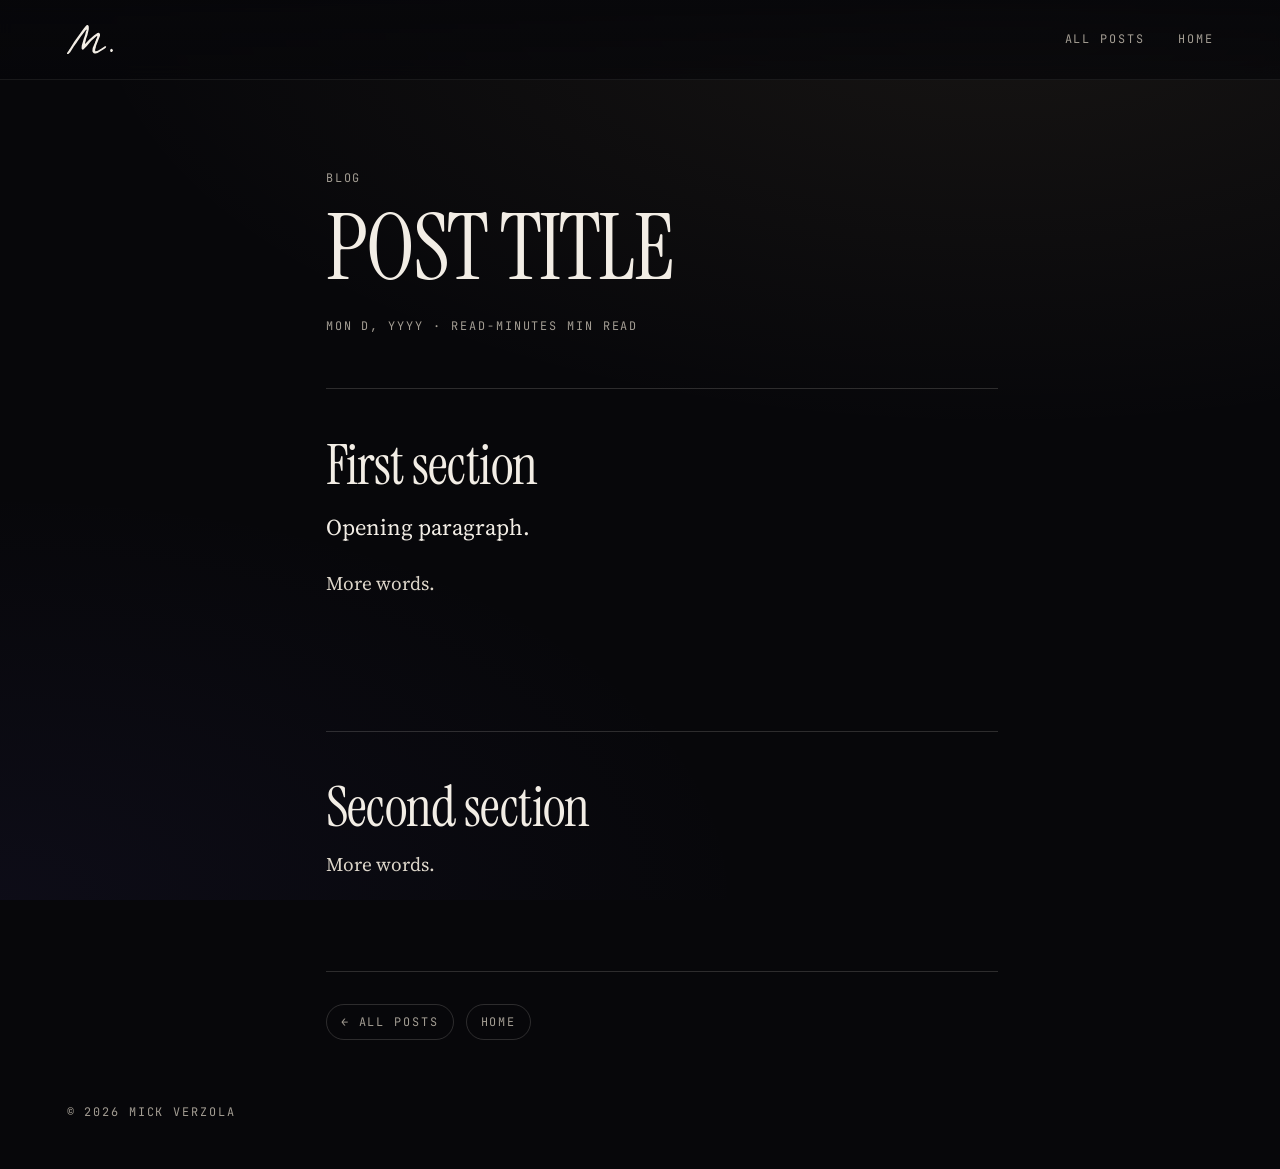
<file: blog/_template.html>
<!doctype html>
<!-- Blog post template. Copy to blog/POST-SLUG/index.html and replace every CAPITALIZED
     placeholder (POST TITLE, ONE-LINE SUMMARY, POST-SLUG, YYYY-MM-DD, Mon D, YYYY, READ-MINUTES),
     then delete this comment.
     Then add the post to the list in blog/index.html. Full steps: README.md, "Add a blog post". -->
<html lang="en">
<head>
<meta charset="utf-8">
<meta name="viewport" content="width=device-width, initial-scale=1, viewport-fit=cover">
<title>POST TITLE · Mick Verzola</title>
<meta name="description" content="ONE-LINE SUMMARY">
<meta name="theme-color" content="#07070a">
<meta name="color-scheme" content="dark">
<link rel="canonical" href="https://www.mickverzola.com/blog/POST-SLUG/">
<meta property="og:type" content="article">
<meta property="og:title" content="POST TITLE">
<meta property="og:description" content="ONE-LINE SUMMARY">
<meta property="og:url" content="https://www.mickverzola.com/blog/POST-SLUG/">
<meta property="og:image" content="https://www.mickverzola.com/images/og.jpg">
<meta property="og:image:width" content="1200">
<meta property="og:image:height" content="630">
<meta property="article:published_time" content="YYYY-MM-DD">
<meta name="twitter:card" content="summary_large_image">
<link rel="icon" type="image/svg+xml" href="/favicon.svg">
<link rel="preconnect" href="https://fonts.googleapis.com">
<link rel="preconnect" href="https://fonts.gstatic.com" crossorigin>
<link href="https://fonts.googleapis.com/css2?family=Instrument+Serif:ital@0;1&family=JetBrains+Mono:wght@400;500&family=Source+Serif+4:ital,opsz,wght@0,8..60,400;0,8..60,600;1,8..60,400&display=swap" rel="stylesheet">
<link rel="stylesheet" href="/blog/blog.css">
<script type="module" src="/blog/blog.js"></script>
</head>
<body>

<svg class="defs" width="0" height="0" aria-hidden="true" focusable="false">
  <symbol id="m" viewBox="79 74 332 211">
    <path d="M 361.0 229.0 L 359.0 227.0 L 352.0 227.0 L 328.0 244.0 L 301.0 259.0 L 288.0 264.0 L 285.0 264.0 L 282.0 261.0 L 282.0 249.0 L 286.0 238.0 L 288.0 226.0 L 317.0 152.0 L 317.0 139.0 L 309.0 130.0 L 298.0 131.0 L 273.0 149.0 L 240.0 178.0 L 213.0 208.0 L 210.0 209.0 L 208.0 207.0 L 214.0 187.0 L 216.0 174.0 L 226.0 147.0 L 236.0 105.0 L 236.0 86.0 L 234.0 80.0 L 228.0 74.0 L 223.0 74.0 L 216.0 80.0 L 197.0 103.0 L 131.0 195.0 L 99.0 247.0 L 95.0 251.0 L 93.0 256.0 L 79.0 276.0 L 79.0 281.0 L 83.0 284.0 L 88.0 284.0 L 102.0 270.0 L 128.0 229.0 L 149.0 201.0 L 151.0 196.0 L 176.0 160.0 L 210.0 115.0 L 218.0 107.0 L 221.0 110.0 L 215.0 123.0 L 210.0 145.0 L 199.0 175.0 L 185.0 223.0 L 184.0 244.0 L 190.0 252.0 L 197.0 251.0 L 222.0 225.0 L 254.0 188.0 L 289.0 156.0 L 295.0 153.0 L 297.0 155.0 L 297.0 158.0 L 293.0 170.0 L 288.0 179.0 L 287.0 185.0 L 282.0 194.0 L 281.0 200.0 L 264.0 239.0 L 262.0 260.0 L 263.0 267.0 L 267.0 273.0 L 272.0 277.0 L 279.0 279.0 L 285.0 279.0 L 299.0 275.0 L 349.0 246.0 L 360.0 237.0 Z"/>
    <path d="M 398.0 246.0 L 390.0 253.0 L 390.0 263.0 L 396.0 269.0 L 402.0 269.0 L 409.0 262.0 L 410.0 254.0 L 403.0 247.0 Z"/>
  </symbol>
</svg>

<a class="skip" href="#post">Skip to the post</a>

<header class="bar">
  <a class="logo" href="/" aria-label="Mick Verzola, home">
    <svg viewBox="0 0 332 211" aria-hidden="true" focusable="false"><use href="#m"/></svg>
  </a>
  <nav aria-label="Blog">
    <a href="/blog/">All posts</a>
    <a href="/">Home</a>
  </nav>
</header>

<main id="post">
<article>

<header class="post-head">
  <p class="label">Blog</p>
  <h1>POST TITLE</h1>
  <p class="meta"><span><time datetime="YYYY-MM-DD">Mon D, YYYY</time></span><span>READ-MINUTES min read</span></p>
</header>

<div class="post-layout">

<nav class="toc" aria-label="On this page" hidden>
  <details open>
    <summary>On this page <span class="toc-current"></span></summary>
    <ol></ol>
  </details>
</nav>

<div class="prose">

<!-- POST BODY STARTS. Replace the sample sections below with the post, then delete this comment.
     - To color one word of the title gold, wrap it: <h1>My <em>gold</em> title</h1>.
     - Sections are <h2>, subsections <h3>. "On this page" is built from them automatically;
       a long heading can show a shorter name there with data-toc="Short name".
       Give each heading different words, so each gets its own link.
     - Paragraphs <p>; the first can be <p class="lead"> for a slightly larger opening.
     - A picture or diagram: wrap it in <figure class="figure"> with <figcaption>.
       Build diagrams from the .dg boxes listed in blog/blog.css ("diagrams"), not a wide
       picture: boxes rearrange into one column on phones, so nobody scrolls sideways.
       The Thoracle post has five worked examples.
     - A service or item with a status pill:
       <p class="item"><strong>Name</strong><span class="tag new">new</span></p> -->

<h2>First section</h2>
<p class="lead">Opening paragraph.</p>
<p>More words.</p>

<h2>Second section</h2>
<p>More words.</p>


<nav class="post-end" aria-label="More">
  <a href="/blog/">← All posts</a>
  <a href="/">Home</a>
</nav>

</div>
</div>

</article>
</main>

<footer>© 2026 Mick Verzola</footer>

</body>
</html>
</file>
<file: styles.css>
/* mickverzola.com
   Three modes share this stylesheet (main.js sets the classes on <html>):
   - fx gl      live: the dust field runs behind the page, one scene per screen
   - fx plates  motion off: the same scenes, each with a still frame of its dust as a backdrop
   - (neither)  plain: no JavaScript or no WebGL2; an ordinary page with the photo and logo */

:root{
  --bg: #07070a;
  --ink: #f2ede5;
  --mute: #a39d93;
  --gold: #e8c88f;
  --line: rgba(242,237,229,.16);
  --serif: 'Instrument Serif', 'Iowan Old Style', 'Palatino Linotype', Palatino, Georgia, serif;
  --mono: 'JetBrains Mono', ui-monospace, 'Cascadia Mono', 'SF Mono', Consolas, monospace;
  --pad: clamp(20px, 5.2vw, 84px);
}

*, *::before, *::after{ box-sizing: border-box; }

html{
  background: var(--bg);
  color: var(--ink);
  scroll-behavior: smooth;
  -webkit-text-size-adjust: 100%;
  text-size-adjust: 100%;
}

body{
  margin: 0;
  font-family: var(--serif);
  font-size: clamp(1.2rem, .9rem + .85vw, 2.3rem);
  line-height: 1.32;
  -webkit-font-smoothing: antialiased;
  overflow-x: clip;
  background:
    radial-gradient(120% 80% at 78% 0%, rgba(232,200,143,.07), transparent 60%),
    radial-gradient(90% 70% at 0% 100%, rgba(96,84,200,.07), transparent 65%),
    var(--bg);
  background-attachment: fixed;
}
.fx body{ background: var(--bg); }

::selection{ background: var(--gold); color: var(--bg); }

a{ color: inherit; text-decoration: none; }
p, h1, h2, h3, ul, ol{ margin: 0; }
ul, ol{ padding: 0; list-style: none; }

:focus-visible{
  outline: 2px solid var(--gold);
  outline-offset: 5px;
  border-radius: 2px;
}

.defs{ position: absolute; }

.skip{
  position: fixed; left: var(--pad); top: 12px; z-index: 20;
  padding: 10px 14px;
  font: 500 .72rem/1 var(--mono); letter-spacing: .12em; text-transform: uppercase;
  background: var(--ink); color: var(--bg);
  transform: translateY(-220%);
}
.skip:focus{ transform: none; }

/* ---------- the field ---------- */
#field{
  position: fixed; left: 0; top: 0;
  width: 100%; height: 100vh; height: 100lvh;
  display: block;
  z-index: 0;
  pointer-events: none;
  opacity: 0;
  transition: opacity 1.4s ease;
}
.gl #field{ opacity: 1; }

/* A still frame of a scene, hung behind its section and faded out toward its neighbours. */
.plate{
  display: none;
  position: absolute; left: 0; top: 50%; z-index: -1;
  width: 100%; height: 100vh; height: 100lvh;
  transform: translateY(-50%);
  object-fit: cover;
  pointer-events: none;
  -webkit-mask-image: linear-gradient(to bottom, transparent, #000 13%, #000 87%, transparent);
  mask-image: linear-gradient(to bottom, transparent, #000 13%, #000 87%, transparent);
}
.plates .plate{ display: block; }
.scene-intro .plate{
  -webkit-mask-image: linear-gradient(to bottom, #000 87%, transparent);
  mask-image: linear-gradient(to bottom, #000 87%, transparent);
}
.scene-contact .plate{
  -webkit-mask-image: linear-gradient(to bottom, transparent, #000 13%);
  mask-image: linear-gradient(to bottom, transparent, #000 13%);
}

/* ---------- header ---------- */
.bar{
  position: fixed; inset: 0 0 auto 0; z-index: 10;
  display: flex; align-items: center; justify-content: space-between;
  padding: clamp(16px, 3.2vh, 30px) var(--pad);
  pointer-events: none;
}
.bar::before{
  content: ''; position: absolute; inset: 0 0 -28px 0; z-index: -1;
  background: linear-gradient(rgba(7,7,10,.82), rgba(7,7,10,0));
}
.bar > *{ pointer-events: auto; }
.logo{ display: block; width: clamp(40px, 4.4vw, 58px); color: var(--ink); }
.logo svg{ display: block; width: 100%; height: auto; fill: currentColor; }
nav{ display: flex; gap: clamp(16px, 2.6vw, 40px); }
nav a, .hud, .label, .range, .links a, .cue, footer{
  font-family: var(--mono);
  font-size: clamp(.68rem, .56rem + .2vw, .95rem);
  line-height: 1.4;
  letter-spacing: .18em;
  text-transform: uppercase;
}
nav a{ color: var(--mute); padding: 8px 0; transition: color .25s; }
nav a:hover, nav a:focus-visible{ color: var(--ink); }

/* ---------- scenes ---------- */
main{ position: relative; z-index: 1; }

.scene{
  position: relative;
  display: grid;
  padding: clamp(84px, 14vh, 150px) var(--pad);
}
.scene-intro{ min-height: 100vh; min-height: 100svh; align-items: center; }
.fx .scene{ min-height: 100vh; min-height: 100svh; }

.copy{ max-width: 23em; will-change: opacity, transform; }
.fx .copy{ text-shadow: 0 0 30px rgba(7,7,10,.9), 0 0 8px rgba(7,7,10,.65); }
.copy p + p{ margin-top: .6em; }

.label{ display: block; margin-bottom: 1.5rem; color: var(--mute); font-weight: 400; }

h2{
  font-weight: 400;
  font-size: clamp(2.7rem, min(6.2vw, 13vh), 8rem);
  line-height: .98;
  letter-spacing: -.015em;
  margin-bottom: .22em;
}

.range{ color: var(--gold); margin: .35rem 0 1.1rem; }

.text-link{
  color: var(--gold);
  background: linear-gradient(currentColor, currentColor) 0 100% / 100% 1px no-repeat;
  transition: background-size .3s ease, color .25s;
}
.text-link:hover{ background-size: 0 1px; background-position: 100% 100%; color: var(--ink); }

/* intro */
.scene-intro .copy{ max-width: none; }
.tagline{
  font-size: clamp(3.4rem, min(9vw, 20vh), 13rem);
  line-height: .95;
  letter-spacing: -.022em;
  max-width: 10.4em;
  text-wrap: balance;
}
.tagline em{ color: var(--gold); }
.tagline span{
  display: inline-block;
  animation: focus-in 1.5s cubic-bezier(.2,.7,.2,1) both;
}
.tagline span:nth-child(1){ animation-delay: .25s; }
.tagline span:nth-child(2){ animation-delay: .45s; }
.tagline span:nth-child(3){ animation-delay: .62s; }
.tagline span:nth-child(4){ animation-delay: .76s; }
.tagline span:nth-child(5){ animation-delay: .90s; }
.tagline span:nth-child(6){ animation-delay: 1.1s; animation-duration: 2.6s; }
@keyframes focus-in{
  from{ opacity: 0; filter: blur(18px); transform: translateY(.16em); }
  to{ opacity: 1; filter: blur(0); transform: none; }
}

.cue{
  position: absolute; left: var(--pad); bottom: clamp(64px, 11vh, 96px);
  display: flex; align-items: center; gap: 14px;
  color: var(--mute);
  animation: focus-in 1.2s 2.4s both;
}
.cue i{ display: block; width: 56px; height: 1px; background: var(--line); position: relative; overflow: hidden; }
.cue i::after{
  content: ''; position: absolute; inset: 0; background: var(--gold);
  transform: translateX(-100%); animation: cue 2.4s 3s cubic-bezier(.6,0,.3,1) infinite;
}
@keyframes cue{ 0%{ transform: translateX(-100%); } 55%, 100%{ transform: translateX(100%); } }

/* mark */
.scene-mark{ align-items: end; justify-items: center; text-align: center; }
.scene-mark .copy{ max-width: 21em; }
.lede{ font-size: 1.28em; line-height: 1.16; letter-spacing: -.005em; }
.big-mark{ width: min(52vw, 320px); height: auto; fill: var(--ink); }

/* about + experience: the shape takes one half, the words the other */
.scene-about, .scene-year{ grid-template-columns: 1fr 1fr; align-items: center; column-gap: 6vw; }
.scene-about .copy{ grid-column: 2; }
.scene-year .copy{ grid-column: 1; }
.portrait{ grid-column: 1; grid-row: 1; width: 100%; height: auto; display: block; border-radius: 3px; filter: saturate(.9); }
.big-year{
  font-size: clamp(5.5rem, 17vw, 13rem);
  line-height: .82;
  letter-spacing: -.03em;
  color: transparent;
  -webkit-text-stroke: 1px var(--gold);
  margin: 0 0 .12em -.03em;
}

/* problems: three columns of words; main.js forms a small diagram above each */
.scene-problems{ align-items: end; }
.scene-problems .copy{ max-width: none; }
.problems{ display: grid; grid-template-columns: repeat(3, 1fr); gap: 2rem clamp(24px, 4.2vw, 72px); }
.problems h3{ font-weight: 400; font-size: 1.1em; line-height: 1.12; letter-spacing: -.005em; margin-bottom: .55em; text-wrap: balance; }
.problems p{ font-size: .8em; line-height: 1.4; color: #d3ccc0; max-width: 26em; }
.wink{ color: var(--gold); white-space: nowrap; }

/* contact */
.scene-contact{ align-items: start; grid-template-rows: 1fr auto; row-gap: 3rem; }
.fx .scene-contact .copy{ padding-top: 3vh; }
.email{
  display: inline-block;
  font-size: clamp(1.7rem, min(4.6vw, 9vh), 5.4rem);
  line-height: 1.1;
  letter-spacing: -.01em;
  color: var(--gold);
  background: linear-gradient(currentColor, currentColor) 0 100% / 100% 1px no-repeat;
  padding-bottom: .08em;
  transition: background-size .35s ease, color .25s;
}
.email:hover{ background-size: 0 1px; background-position: 100% 100%; color: var(--ink); }
.links{ display: flex; flex-wrap: wrap; gap: 6px clamp(18px, 2.4vw, 34px); margin-top: 2.2rem; }
.links a{ display: inline-block; padding: 8px 0; color: var(--ink); border-bottom: 1px solid var(--line); transition: border-color .25s, color .25s; }
.links a:hover, .links a:focus-visible{ color: var(--gold); border-color: var(--gold); }
footer{ color: var(--mute); padding-bottom: 34px; }

/* ---------- bottom strip: blog link + motion switch ---------- */
.hud{
  position: fixed; inset: auto 0 0 0; z-index: 10;
  display: flex; align-items: center; gap: 16px;
  padding: 0 var(--pad) clamp(14px, 2.6vh, 24px);
  color: var(--mute);
  pointer-events: none;
}
.still-note{ display: none; }
.plates .still-note{ display: block; }
.blog{ margin-right: auto; }
.blog, .motion{
  pointer-events: auto;
  font: inherit; letter-spacing: inherit; text-transform: inherit;
  color: var(--mute);
  background: rgba(7,7,10,.55);
  border: 1px solid var(--line);
  border-radius: 999px;
  padding: 9px 14px;
  cursor: pointer;
  white-space: nowrap;
  transition: color .25s, border-color .25s;
}
.blog:hover, .blog:focus-visible, .motion:hover{ color: var(--ink); border-color: var(--mute); }
.motion span{ color: var(--gold); }
.motion[hidden]{ display: none; }

/* ---------- still page: everything visible, nothing depends on the canvas ---------- */
.fx .static-only{ display: none; }
.fx .portrait{
  position: absolute; width: 1px; height: 1px; overflow: hidden;
  clip-path: inset(50%); white-space: nowrap;
}
html:not(.fx) .scene:not(.scene-intro){ padding-block: clamp(48px, 8vh, 100px); }
html:not(.fx) .scene-mark{ row-gap: 2.4rem; }
html:not(.fx) .scene-year{ grid-template-columns: 1fr; border-top: 1px solid var(--line); }
html:not(.fx) .scene-year ~ .scene-year .label{ display: none; }
html:not(.gl) .cue{ display: none; }

/* ---------- tall, narrow screens: shape on top, words below ---------- */
@media (max-aspect-ratio: 9/10){
  nav a{ letter-spacing: .12em; }
  .tagline{ font-size: clamp(2.5rem, 13vw, 5.4rem); }
  .scene-about, .scene-year{ grid-template-columns: 1fr; }
  .scene-about .copy, .scene-year .copy{ grid-column: 1; }
  .problems{ grid-template-columns: 1fr; gap: 1.3rem; }
  .problems p{ font-size: .86em; }
  .fx .scene-about, .fx .scene-year, .fx .scene-mark{ align-items: end; padding-bottom: clamp(84px, 13vh, 150px); }
  html:not(.fx) .scene-about{ row-gap: 2rem; }
  html:not(.fx) .portrait{ grid-row: auto; }
}

@media (prefers-reduced-motion: reduce){
  html{ scroll-behavior: auto; }
  .tagline span, .cue, .cue i::after{ animation: none; }
  *{ transition-duration: .01ms !important; }
}
</file>
<file: blog/blog.css>
/* mickverzola.com blog
   The list page (blog/index.html) and every post share this file.
   Palette and fonts match styles.css; the dust field is left out on purpose,
   so reading pages stay calm. */

:root{
  --bg: #07070a;
  --ink: #f2ede5;
  --body: #ddd6ca;
  --mute: #a39d93;
  --gold: #e8c88f;
  --line: rgba(242,237,229,.16);
  --line-soft: rgba(242,237,229,.08);
  --warn: #e0906b;
  --good: #8fcf9c;
  --serif: 'Instrument Serif', 'Iowan Old Style', 'Palatino Linotype', Palatino, Georgia, serif;
  --text: 'Source Serif 4', 'Iowan Old Style', 'Palatino Linotype', Palatino, Georgia, serif;
  --mono: 'JetBrains Mono', ui-monospace, 'Cascadia Mono', 'SF Mono', Consolas, monospace;
  --pad: clamp(20px, 5.2vw, 84px);
  --measure: 42rem;
  --page: 96rem;       /* the centered page width, so ultrawide screens split the spare room evenly */
  --toc-w: 13rem;
  --gap: clamp(32px, 4vw, 72px);
  --edge: rgba(242,237,229,.42);
}

*, *::before, *::after{ box-sizing: border-box; }

html{
  background: var(--bg);
  color: var(--ink);
  scroll-behavior: smooth;
  scroll-padding-top: 96px;
  -webkit-text-size-adjust: 100%;
  text-size-adjust: 100%;
}

body{
  margin: 0;
  font-family: var(--text);
  font-size: clamp(1.05rem, .98rem + .3vw, 1.2rem);
  line-height: 1.65;
  color: var(--body);
  -webkit-font-smoothing: antialiased;
  overflow-x: clip;
  background:
    radial-gradient(120% 80% at 78% 0%, rgba(232,200,143,.07), transparent 60%),
    radial-gradient(90% 70% at 0% 100%, rgba(96,84,200,.07), transparent 65%),
    var(--bg);
  background-attachment: fixed;
}

::selection{ background: var(--gold); color: var(--bg); }

a{ color: inherit; text-decoration: none; }

:focus-visible{
  outline: 2px solid var(--gold);
  outline-offset: 4px;
  border-radius: 2px;
}

.skip{
  position: fixed; left: var(--pad); top: 12px; z-index: 20;
  padding: 10px 14px;
  font: 500 .72rem/1 var(--mono); letter-spacing: .12em; text-transform: uppercase;
  background: var(--ink); color: var(--bg);
  transform: translateY(-220%);
}
.skip:focus{ transform: none; }

.defs{ position: absolute; }
.sr-only{ position: absolute; width: 1px; height: 1px; overflow: hidden; clip-path: inset(50%); white-space: nowrap; }

/* Small mono caps, the site's label voice. */
.bar nav a, .label, .meta, .toc summary, .toc-title, .post-end a, .tag, footer, .posts time{
  font-family: var(--mono);
  font-size: clamp(.68rem, .62rem + .15vw, .82rem);
  line-height: 1.4;
  letter-spacing: .16em;
  text-transform: uppercase;
}

/* ---------- header ---------- */
.bar{
  position: sticky; top: 0; z-index: 10;
  display: flex; align-items: center; justify-content: space-between;
  padding: clamp(14px, 2.6vh, 24px) var(--pad);
  background: linear-gradient(rgba(7,7,10,.92), rgba(7,7,10,.72));
  -webkit-backdrop-filter: blur(8px);
  backdrop-filter: blur(8px);
  border-bottom: 1px solid var(--line-soft);
}
.logo{ display: block; width: clamp(38px, 3.6vw, 50px); color: var(--ink); }
.logo svg{ display: block; width: 100%; height: auto; fill: currentColor; }
.bar nav{ display: flex; gap: clamp(16px, 2.6vw, 36px); }
.bar nav a{ color: var(--mute); padding: 8px 0; transition: color .25s; }
.bar nav a:hover, .bar nav a:focus-visible, .bar nav a[aria-current]{ color: var(--ink); }

/* ---------- shared type ---------- */
h1, h2, h3{ font-family: var(--serif); font-weight: 400; color: var(--ink); margin: 0; }
p, ul, ol, figure{ margin: 0; }

.label{ display: block; color: var(--mute); margin-bottom: 1.2rem; }

.text-link, .prose a{
  color: var(--gold);
  background: linear-gradient(currentColor, currentColor) 0 100% / 100% 1px no-repeat;
  transition: background-size .3s ease, color .25s;
}
.text-link:hover, .prose a:hover{ background-size: 0 1px; background-position: 100% 100%; color: var(--ink); }

footer{
  color: var(--mute);
  padding: 4rem var(--pad) 3rem;
  max-width: var(--page);
  margin-inline: auto;
}

/* ---------- list page ---------- */
.blog-home{ padding: clamp(56px, 12vh, 140px) var(--pad) 2rem; max-width: var(--page); margin-inline: auto; }
.blog-home h1{
  font-size: clamp(3rem, min(8vw, 16vh), 8.5rem);
  line-height: .95;
  letter-spacing: -.02em;
  margin-bottom: .3em;
}
.blog-home h1 em{ color: var(--gold); }
.blog-home .intro{ font-family: var(--serif); font-size: clamp(1.3rem, 1rem + 1vw, 2rem); line-height: 1.25; color: var(--ink); max-width: 26em; }

.posts{ list-style: none; padding: 0; margin: clamp(48px, 9vh, 96px) 0 0; border-top: 1px solid var(--line); }
.posts li{ border-bottom: 1px solid var(--line); }
.posts a{
  display: grid; grid-template-columns: 11rem 1fr; gap: .4rem 2rem;
  padding: clamp(22px, 3.5vh, 36px) 0;
}
.posts time{ color: var(--mute); padding-top: .55em; }
.posts h2{
  font-size: clamp(1.9rem, 1.2rem + 2.4vw, 3.6rem);
  line-height: 1;
  letter-spacing: -.01em;
  transition: color .25s;
}
.posts p{ grid-column: 2; max-width: 38em; color: var(--body); }
.posts a:hover h2, .posts a:focus-visible h2{ color: var(--gold); }

/* ---------- post page ---------- */
/* Wide screens: the section list on the left, then the text; figures run wider than the text.
   Everything sits in a centered --page box. */
.post-head{
  padding: clamp(48px, 10vh, 120px) var(--pad) clamp(32px, 6vh, 64px) calc(var(--pad) + var(--toc-w) + var(--gap));
  max-width: var(--page);
  margin-inline: auto;
}
.post-head h1{
  font-size: clamp(2.8rem, min(7vw, 14vh), 7.5rem);
  line-height: .96;
  letter-spacing: -.02em;
  max-width: 14em;
  text-wrap: balance;
}
.post-head h1 em{ color: var(--gold); }
.post-head .meta{ color: var(--mute); margin-top: 1.6rem; }
.post-head .meta span + span::before{ content: '·'; margin: 0 .8em; }

.post-layout{
  display: grid;
  grid-template-columns: var(--toc-w) minmax(0, 1fr);
  column-gap: var(--gap);
  padding: 0 var(--pad);
  max-width: var(--page);
  margin-inline: auto;
}
.post-layout > .toc{ grid-column: 1; grid-row: 1; }
.post-layout > .prose{ grid-column: 2; grid-row: 1; }

/* "On this page": a sticky list on wide screens, a fold-out on narrow ones. blog.js fills it. */
.toc{ font-size: .9rem; }
.toc[hidden]{ display: none; }
.toc details{ position: sticky; top: 104px; max-height: calc(100vh - 128px); overflow: auto; }
.toc summary{ color: var(--mute); cursor: default; pointer-events: none; list-style: none; padding: 6px 0 12px; }
.toc summary::-webkit-details-marker{ display: none; }
.toc-current{ display: none; }
.toc ol{ list-style: none; padding: 0; margin: 0; border-left: 1px solid var(--line); }
.toc li a{
  display: block;
  padding: 5px 0 5px 14px; margin-left: -1px;
  border-left: 1px solid transparent;
  color: var(--mute);
  line-height: 1.35;
  transition: color .2s, border-color .2s;
}
.toc li.sub a{ padding-left: 28px; font-size: .92em; }
.toc li a:hover{ color: var(--ink); }
.toc li a[aria-current]{ color: var(--gold); border-left-color: var(--gold); }

/* ---------- prose ---------- */
.prose > *{ max-width: var(--measure); }
.prose > .figure{ max-width: none; }
.prose > * + *{ margin-top: 1.1em; }
.prose h2{
  font-size: clamp(2.2rem, 1.5rem + 2.4vw, 3.6rem);
  line-height: 1;
  letter-spacing: -.012em;
  margin-top: 2.4em;
  padding-top: .9em;
  border-top: 1px solid var(--line);
}
.prose > h2:first-child{ margin-top: 0; }
.prose h3{
  font-size: clamp(1.6rem, 1.25rem + 1.1vw, 2.3rem);
  line-height: 1.08;
  margin-top: 2em;
}
.prose h2 + *, .prose h3 + *{ margin-top: .7em; }
.prose strong{ color: var(--ink); font-weight: 600; }
.prose em{ font-style: italic; }
.prose ul{ padding-left: 1.2em; }
.prose ul li + li{ margin-top: .55em; }
.prose ul li::marker{ color: var(--gold); }

.lead{ font-size: 1.18em; color: var(--ink); }

/* A named item with a status pill: a service, a tenant. */
.item{ margin-top: 1.9em; }
.item + p{ margin-top: .45em; }
.item strong{ font-family: var(--serif); font-weight: 400; font-size: 1.45em; letter-spacing: -.005em; }
.tag{
  display: inline-block;
  vertical-align: .35em;
  margin-left: .7em;
  padding: 3px 9px;
  border: 1px solid var(--line);
  border-radius: 999px;
  color: var(--mute);
  font-size: .64rem;
  letter-spacing: .12em;
  white-space: nowrap;
}
.tag.new{ color: var(--gold); border-color: rgba(232,200,143,.45); }

/* ---------- figures ---------- */
.figure{ margin-top: 2.2em; margin-bottom: 2.2em; }
.fig-title{ font-family: var(--serif); font-size: 1.45em; line-height: 1.15; color: var(--ink); margin-bottom: .7em; }
.figure figcaption{
  margin-top: .8em;
  font-size: .86em;
  line-height: 1.5;
  color: var(--mute);
}

/* ---------- diagrams ----------
   Plain HTML boxes, so the words stay full size and the boxes rearrange into one
   column on phones instead of shrinking or scrolling sideways.
   .dg        the frame              .dg-box   a box (.accent gold outline, .new gold tint, .warn)
   .dg-row    boxes side by side (--cols)    .dg-cell  a box plus the arrow under or over it
   .dg-link   a short up/down arrow with its words (.up / .down)
   .dg-flow   boxes left to right with .dg-arrow between them; top to bottom on phones */
.dg{
  font-family: var(--mono);
  font-size: clamp(.74rem, .62rem + .22vw, .9rem);
  line-height: 1.5;
  color: var(--body);
  border: 1px solid var(--line);
  border-radius: 6px;
  background: rgba(242,237,229,.02);
  padding: clamp(14px, 2.4vw, 28px);
}
.dg p, .dg ul, .dg ol, .dg dl{ margin: 0; padding: 0; list-style: none; }
.dg-box{ border: 1px solid var(--line); border-radius: 8px; padding: .85em 1em .95em; min-width: 0; }
.dg-box.accent{ border-color: var(--gold); }
.dg-box.new{ border-color: var(--gold); background: rgba(232,200,143,.08); }
.dg-box.warn{ border-color: var(--warn); background: rgba(224,144,107,.1); }
.dg-name{ display: block; color: var(--ink); font-weight: 500; font-size: 1.07em; line-height: 1.35; margin-bottom: .2em; }
.dg-sub{ display: block; color: var(--mute); font-size: .92em; }
.dg-sub + p, .dg-sub + .dg-cols{ margin-top: .5em; }
.dg .dg-label{ color: var(--mute); font-size: .86em; letter-spacing: .14em; text-transform: uppercase; margin: 1.3em 0 .6em; }
.dg-row{ display: grid; grid-template-columns: repeat(var(--cols, 3), minmax(0, 1fr)); gap: 12px; }
.dg-row.tight{ margin-top: 12px; }
.dg-cell{ display: flex; flex-direction: column; min-width: 0; }
.dg-cell > .dg-box{ flex: 1; }
.dg-span2{ grid-column: span 2; }
.dg-cols{ display: grid; grid-template-columns: 1fr 1fr; column-gap: 2em; }
.dg .dg-note{ color: var(--mute); font-size: .9em; margin-top: 1.2em; }

.dg .dg-link{
  position: relative;
  min-height: 44px;
  display: flex; align-items: center;
  padding: 8px 0 8px calc(50% + 14px);
  color: var(--mute);
  font-size: .9em;
}
.dg-link::before{ content: ''; position: absolute; left: 50%; top: 4px; bottom: 4px; width: 1px; background: var(--edge); }
.dg-link::after{ content: ''; position: absolute; left: calc(50% - 4px); border: 4px solid transparent; }
.dg-link.down::after{ bottom: 2px; border-top: 7px solid var(--edge); border-bottom: 0; }
.dg-link.up::after{ top: 2px; border-bottom: 7px solid var(--edge); border-top: 0; }

.dg-flow{ display: flex; align-items: center; }
.dg-flow > .dg-box, .dg-flow > .dg-cell{ flex: 1 1 0; }
.dg-flow > .wide{ flex-grow: 1.5; }
.dg-arrow{
  position: relative;
  flex: 0 0 52px;
  align-self: stretch;
  display: flex; align-items: center; justify-content: center;
  color: var(--mute);
  font-size: .86em;
}
.dg-arrow::before{ content: ''; position: absolute; left: 6px; right: 8px; top: 50%; height: 1px; background: var(--edge); }
.dg-arrow::after{ content: ''; position: absolute; right: 4px; top: calc(50% - 4px); border: 4px solid transparent; border-left: 7px solid var(--edge); border-right: 0; }
.dg-arrow span{ transform: translateY(-1.1em); }
.dg-stack{ display: grid; gap: 8px; }
.dg-stack .dg-box{ text-align: center; }
.dg-box .dg-box{ margin-top: .8em; }
.dg .dg-steps{ display: grid; gap: 8px; margin-top: .7em; }
.dg-steps .dg-box{ margin: 0; padding: .55em .8em .6em; }

/* Command Tower mock-up. */
.ct{ padding: 0; overflow: hidden; }
.ct-bar{ display: flex; flex-wrap: wrap; align-items: center; gap: .4em 1.2em; padding: .8em 1.2em; background: rgba(242,237,229,.05); border-bottom: 1px solid var(--line); }
.ct-bar .dg-name{ margin: 0; }
.ct-url{ color: var(--mute); font-size: .92em; }
.ct-ok{ margin-left: auto; padding: 2px 12px; border: 1px solid var(--good); border-radius: 999px; background: rgba(143,207,156,.15); color: var(--ink); font-size: .92em; }
.ct-body{ padding: clamp(14px, 2.4vw, 24px); }
.dg .ct-body > .dg-label:first-child{ margin-top: 0; }
.ct-nodes{ display: grid; grid-template-columns: repeat(6, minmax(0, 1fr)); gap: 8px; }
.ct-node{ position: relative; padding: .7em .8em .8em; }
.ct-node .dg-name{ padding-right: 12px; }
.dot{ display: inline-block; width: 8px; height: 8px; border-radius: 50%; background: var(--good); }
.dot.warn{ background: var(--warn); }
.dot.off{ background: var(--mute); }
.ct-node .dot{ position: absolute; top: .95em; right: .8em; }
.ct-panels{ display: grid; grid-template-columns: repeat(3, minmax(0, 1fr)); gap: 12px; margin-top: 12px; }
.ct-lower{ display: grid; grid-template-columns: 2fr 1fr; gap: 12px; margin-top: 12px; }
.dg .ct-kv{ display: grid; grid-template-columns: auto 1fr; gap: .45em 1em; margin-top: .7em; }
.ct-kv dt{ color: var(--mute); }
.ct-kv dd{ margin: 0; text-align: right; color: var(--ink); }
.dg .ct-alerts{ margin-top: .7em; display: grid; gap: .5em; }
.ct-alerts li{ display: grid; grid-template-columns: 8px 1fr auto; align-items: center; gap: .8em; }
.ct-alerts time{ color: var(--mute); }
.dg .ct-links{ display: grid; grid-template-columns: 1fr 1fr; gap: .5em 1em; margin-top: .7em; color: var(--gold); }
.prose .dg li + li{ margin-top: 0; }

/* Key under a table or above a diagram. */
.key{ display: flex; flex-wrap: wrap; gap: .5rem 1.4rem; font-family: var(--mono); font-size: .72rem; letter-spacing: .06em; color: var(--mute); margin-bottom: .9rem; }
.key span::before{ content: ''; display: inline-block; width: 12px; height: 9px; margin-right: .5em; border-radius: 2px; border: 1px solid var(--line); vertical-align: -.05em; }
.key .k-built::before{ border-color: rgba(242,237,229,.5); }
.key .k-part::before{ border-color: var(--gold); }
.key .k-have::before{ border-color: rgba(242,237,229,.5); }
.key .k-new::before{ border-color: var(--gold); background: rgba(232,200,143,.25); }
.key .k-todo::before{ border-color: var(--gold); background: rgba(232,200,143,.25); }

/* Comparison table. */
.table-wrap{ overflow-x: auto; }
.compare{ width: 100%; border-collapse: collapse; font-size: .86em; line-height: 1.4; }
.compare caption{ text-align: left; font-family: var(--serif); font-size: 1.5em; color: var(--ink); line-height: 1.15; margin-bottom: .6em; }
.compare th, .compare td{ text-align: left; vertical-align: top; padding: .65em .9em .65em 0; border-bottom: 1px solid var(--line-soft); }
.compare thead th{ font-family: var(--mono); font-weight: 400; font-size: .76em; letter-spacing: .14em; text-transform: uppercase; color: var(--mute); border-bottom-color: var(--line); }
.compare tbody th{ font-weight: 600; color: var(--ink); white-space: nowrap; }
.compare td:last-child{ padding: .5em .7em; }
.compare .built td:last-child{ box-shadow: inset 0 0 0 1px rgba(242,237,229,.22); }
.compare .part td:last-child{ box-shadow: inset 0 0 0 1px var(--gold); }
.compare .todo td:last-child{ box-shadow: inset 0 0 0 1px var(--gold); background: rgba(232,200,143,.09); }
.compare tbody td:last-child{ border-radius: 5px; border-bottom: 0; color: var(--ink); }
.compare tbody tr{ border-bottom: 4px solid transparent; }

/* Hardware cards. */
.specs{ display: grid; grid-template-columns: repeat(2, minmax(0, 1fr)); gap: 14px; }
.spec{ border: 1px solid var(--line); border-radius: 6px; padding: 1rem 1.1rem 1.1rem; font-size: .84em; line-height: 1.45; }
.spec.new{ border-color: var(--gold); background: rgba(232,200,143,.05); }
.spec h4{ margin: 0 0 .8em; padding-bottom: .7em; border-bottom: 1px solid var(--line-soft); font-family: var(--serif); font-weight: 400; font-size: 1.45em; line-height: 1.1; color: var(--ink); }
.spec dl{ display: grid; grid-template-columns: 4.6rem 1fr; gap: .35em .8em; margin: 0; }
.spec dt{ font-family: var(--mono); font-size: .78em; letter-spacing: .1em; text-transform: uppercase; color: var(--mute); padding-top: .2em; }
.spec dd{ margin: 0; color: var(--body); }

/* Advice list at the end. */
.advice{ list-style: none; padding: 0 !important; border-top: 1px solid var(--line); }
.advice li{ padding: 1em 0; border-bottom: 1px solid var(--line); margin: 0 !important; }
.advice strong{ display: block; font-family: var(--serif); font-weight: 400; font-size: 1.35em; line-height: 1.15; margin-bottom: .2em; }

.post-end{
  display: flex; flex-wrap: wrap; gap: 12px;
  margin: clamp(56px, 10vh, 110px) 0 0;
  padding-top: 2rem;
  border-top: 1px solid var(--line);
}
.post-end a{
  color: var(--mute);
  border: 1px solid var(--line);
  border-radius: 999px;
  padding: 9px 14px;
  background: none;
  transition: color .25s, border-color .25s;
}
.post-end a:hover, .post-end a:focus-visible{ color: var(--ink); border-color: var(--mute); }

/* ---------- narrow screens ---------- */
@media (max-width: 960px){
  .post-head{ padding-left: var(--pad); }
  .post-layout{ grid-template-columns: minmax(0, 1fr); padding-bottom: 72px; }
  .post-layout > .prose{ grid-column: 1; }
  /* "On this page" becomes a button that floats at the bottom of the screen,
     so jumping to another section never means scrolling back up. */
  .post-layout > .toc{
    position: fixed; z-index: 15;
    right: max(14px, env(safe-area-inset-right));
    bottom: max(14px, env(safe-area-inset-bottom));
    max-width: calc(100vw - 28px);
  }
  .toc details{
    position: static;
    max-height: 70vh; max-height: 70dvh;
    display: flex; flex-direction: column;
    background: rgba(12,12,16,.94);
    -webkit-backdrop-filter: blur(10px); backdrop-filter: blur(10px);
    border: 1px solid var(--line); border-radius: 22px;
    box-shadow: 0 10px 40px rgba(0,0,0,.55);
  }
  .toc details[open]{ border-radius: 14px; width: min(22rem, calc(100vw - 28px)); }
  .toc ol{ overflow: auto; margin: 4px 16px 12px; }
  .toc summary{
    display: flex; align-items: center; gap: .7em;
    padding: 11px 16px; color: var(--ink);
    cursor: pointer; pointer-events: auto;
    white-space: nowrap;
  }
  .toc details[open] summary{ border-top: 1px solid var(--line-soft); }
  .toc summary::after{ content: '+'; color: var(--gold); margin-left: auto; }
  .toc details[open] summary::after{ content: '−'; }
  .toc-current{
    display: inline-block; max-width: 11rem;
    overflow: hidden; text-overflow: ellipsis; vertical-align: bottom;
    color: var(--gold); text-transform: none; letter-spacing: 0;
    font-family: var(--text); font-size: 1.15em;
  }
  .toc-current:empty{ display: none; }

  .ct-nodes{ grid-template-columns: repeat(3, minmax(0, 1fr)); }
}
@media (max-width: 760px){
  /* Diagrams: one column; flows run top to bottom. */
  .dg-row, .ct-panels, .ct-lower{ grid-template-columns: minmax(0, 1fr); }
  .dg-span2{ grid-column: auto; }
  .dg-cols{ grid-template-columns: 1fr; }
  .dg-flow{ flex-direction: column; align-items: stretch; }
  .dg-flow > .dg-box, .dg-flow > .dg-cell{ flex: none; }
  .dg-arrow{ flex: none; min-height: 44px; justify-content: flex-start; padding-left: calc(50% + 14px); }
  .dg-arrow::before{ left: 50%; right: auto; top: 4px; bottom: 4px; width: 1px; height: auto; }
  .dg-arrow::after{ left: calc(50% - 4px); right: auto; top: auto; bottom: 2px; border: 4px solid transparent; border-top: 7px solid var(--edge); border-bottom: 0; }
  .dg-arrow span{ transform: none; }
  .ct-nodes{ grid-template-columns: repeat(2, minmax(0, 1fr)); }
}

@media (max-width: 640px){
  .posts a{ grid-template-columns: 1fr; }
  .posts p{ grid-column: 1; }
  .posts time{ padding-top: 0; }
  .specs{ grid-template-columns: 1fr; }
  .compare tbody th{ white-space: normal; }
}

@media (prefers-reduced-motion: reduce){
  html{ scroll-behavior: auto; }
  *{ transition-duration: .01ms !important; }
}
</file>
